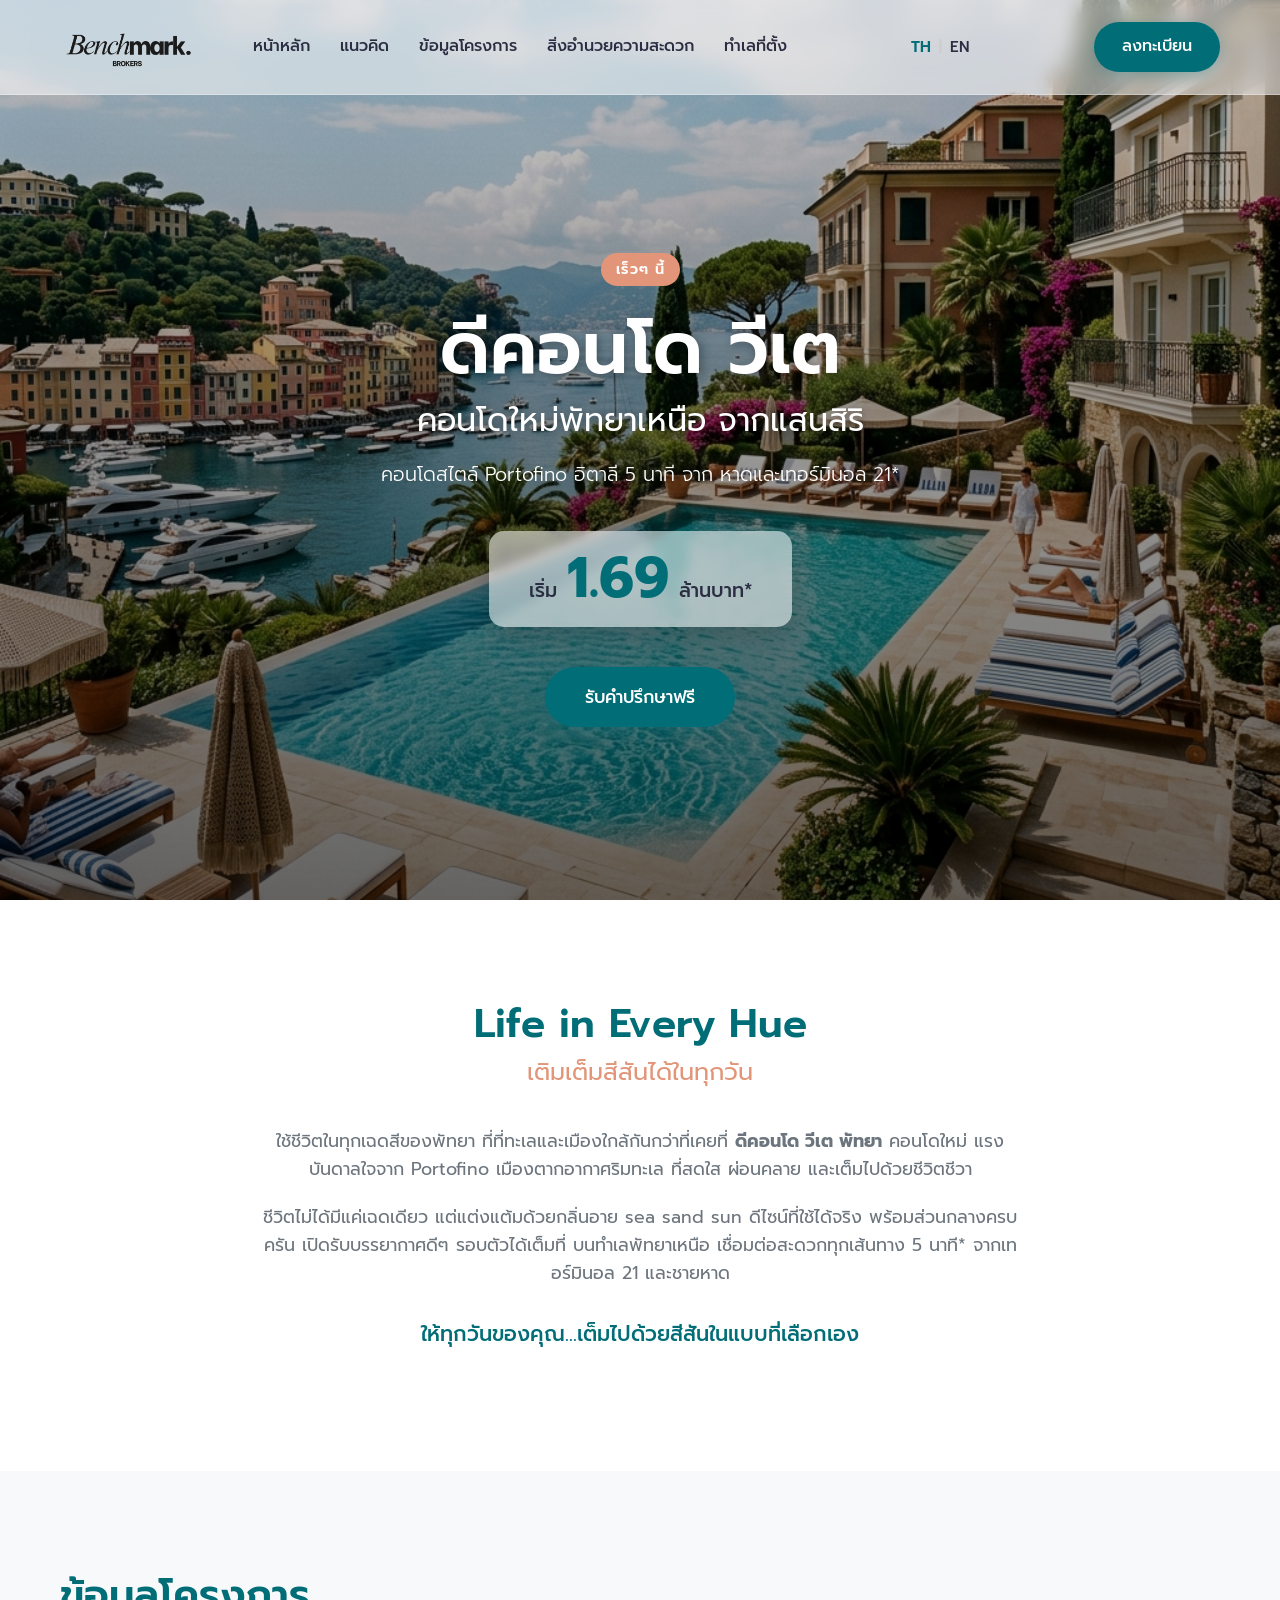
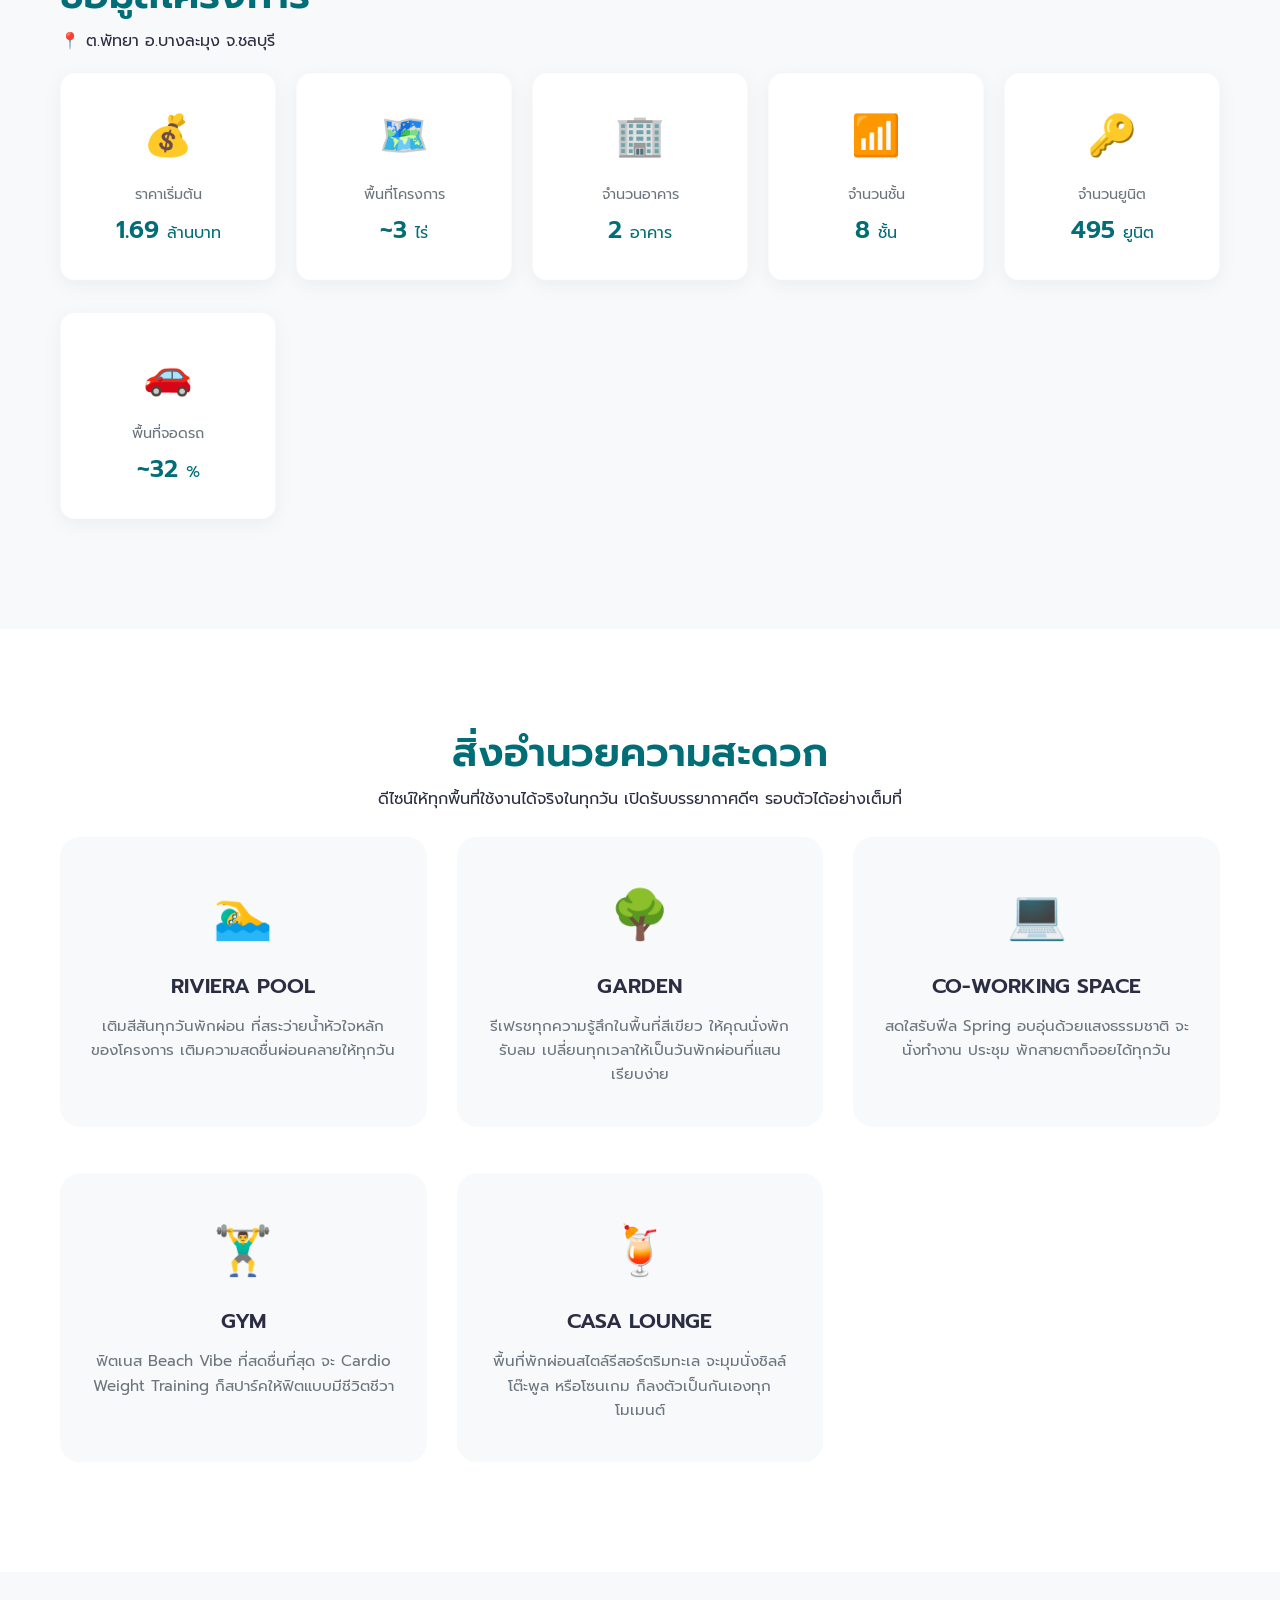
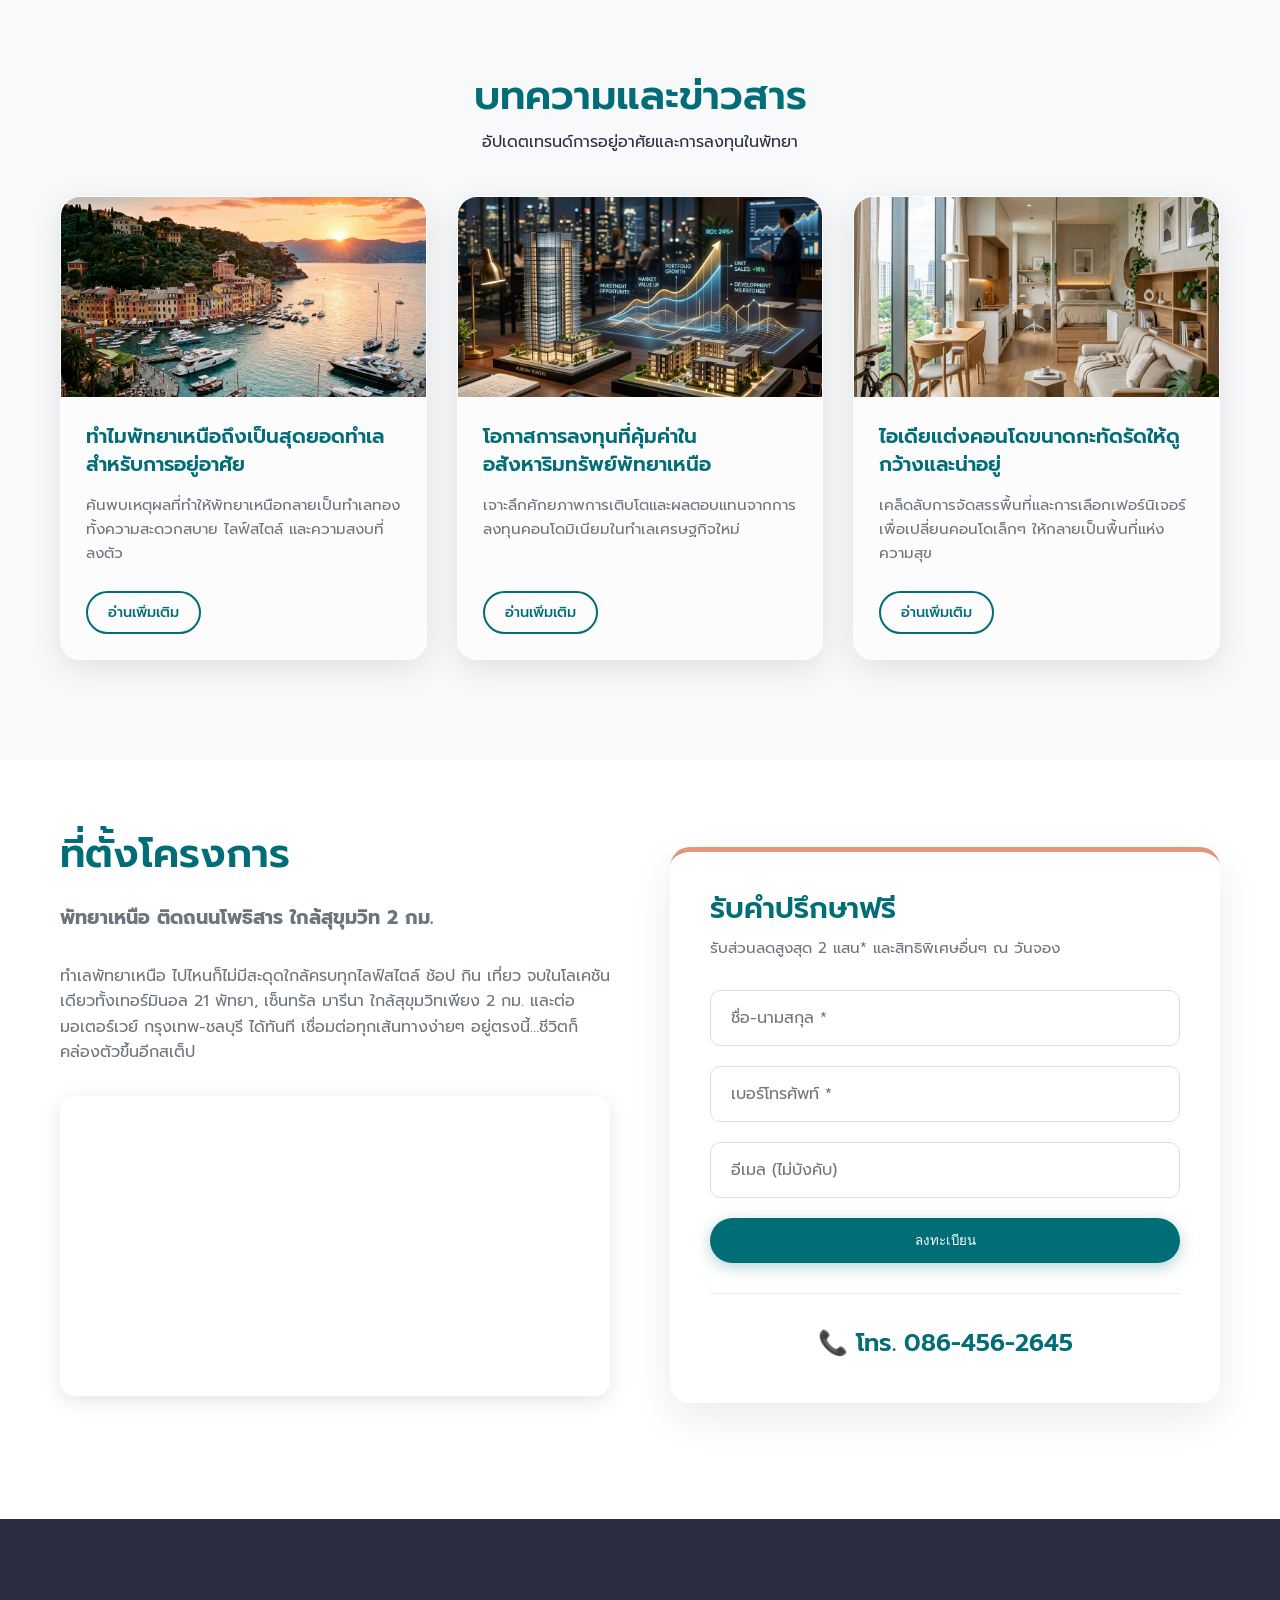
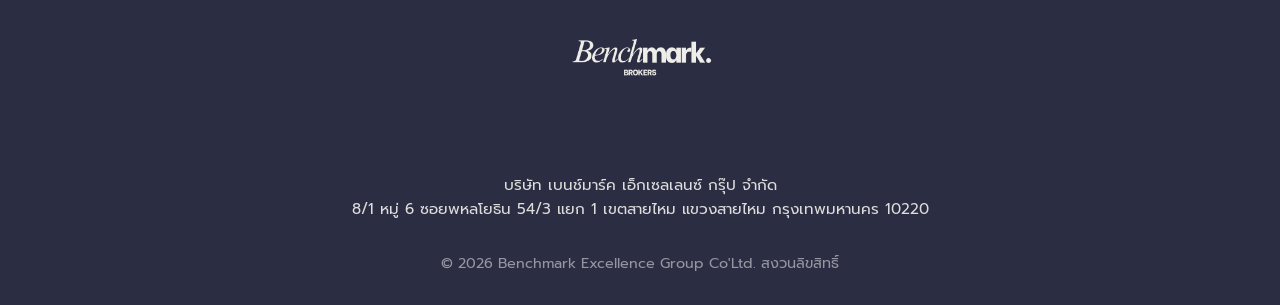
<file: index.html>
<!DOCTYPE html>
<html lang="th">
<head>
    <meta charset="UTF-8">
    <meta name="viewport" content="width=device-width, initial-scale=1.0">
    <!-- Primary Meta Tags -->
    <title>ดีคอนโด วีเต พัทยา (dcondo vite) | คอนโดใหม่พัทยาเหนือ จากแสนสิริ</title>
    <meta name="title" content="ดีคอนโด วีเต พัทยา (dcondo vite) | คอนโดใหม่พัทยาเหนือ จากแสนสิริ">
    <meta name="description" content="เตรียมพบคอนโดใหม่ ดีคอนโด วีเต พัทยา (dcondo vite) บนทำเลพัทยาเหนือ ใกล้เทอร์มินอล 21 สไตล์ Portofino อิตาลี เริ่ม 1.69 ล้านบาท รับคำปรึกษาฟรี!">
    <meta name="keywords" content="ดีคอนโด วีเต, dcondo vite, คอนโดพัทยา, คอนโดใหม่พัทยา, คอนโดแสนสิริ, คอนโดพัทยาเหนือ, dcondo, แสนสิริ พัทยา">
    <meta name="author" content="Sansiri">
    <meta name="robots" content="index, follow">

    <!-- Open Graph / Facebook / LINE -->
    <meta property="og:type" content="website">
    <meta property="og:url" content="https://www.sansiri.com/condominium/dcondo-vite-pattaya/th/">
    <meta property="og:title" content="ดีคอนโด วีเต พัทยา (dcondo vite) | คอนโดใหม่พัทยาเหนือ">
    <meta property="og:description" content="เตรียมพบคอนโดใหม่ ดีคอนโด วีเต พัทยา (dcondo vite) บนทำเลพัทยาเหนือ สไตล์ Portofino อิตาลี เริ่ม 1.69 ล้านบาท">
    <meta property="og:image" content="https://www.sansiri.com/condominium/dcondo-vite-pattaya/th/assets/og-image.jpg">

    <!-- Twitter -->
    <meta property="twitter:card" content="summary_large_image">
    <meta property="twitter:url" content="https://www.sansiri.com/condominium/dcondo-vite-pattaya/th/">
    <meta property="twitter:title" content="ดีคอนโด วีเต พัทยา (dcondo vite) | คอนโดใหม่พัทยาเหนือ">
    <meta property="twitter:description" content="เตรียมพบคอนโดใหม่ ดีคอนโด วีเต พัทยา (dcondo vite) บนทำเลพัทยาเหนือ สไตล์ Portofino อิตาลี เริ่ม 1.69 ล้านบาท">
    <meta property="twitter:image" content="https://www.sansiri.com/condominium/dcondo-vite-pattaya/th/assets/og-image.jpg">

    <!-- Canonical URL -->
    <link rel="canonical" href="https://www.sansiri.com/condominium/dcondo-vite-pattaya/th/">
    
    <!-- JSON-LD Structured Data for Real Estate SEO -->
    <script type="application/ld+json">
    {
      "@context": "https://schema.org",
      "@type": "ApartmentComplex",
      "name": "ดีคอนโด วีเต พัทยา (dcondo vite)",
      "description": "คอนโดใหม่พัทยาเหนือ สไตล์ Portofino อิตาลี 5 นาที จาก หาดและเทอร์มินอล 21 เริ่ม 1.69 ล้านบาท",
      "url": "https://www.sansiri.com/condominium/dcondo-vite-pattaya/th/",
      "address": {
        "@type": "PostalAddress",
        "addressLocality": "พัทยา",
        "addressRegion": "ชลบุรี",
        "addressCountry": "TH"
      },
      "geo": {
        "@type": "GeoCoordinates",
        "latitude": 12.9560885,
        "longitude": 100.8946194
      },
      "brand": {
        "@type": "Brand",
        "name": "Sansiri"
      },
      "offers": {
        "@type": "Offer",
        "priceCurrency": "THB",
        "price": "1690000"
      }
    }
    </script>
    
    <!-- Preconnect for Performance -->
    <link rel="preconnect" href="https://www.youtube.com">
    <link rel="preconnect" href="https://fonts.googleapis.com">
    <link rel="preconnect" href="https://fonts.gstatic.com" crossorigin>
    <link href="https://fonts.googleapis.com/css2?family=Prompt:wght@300;400;500;600;700&display=swap" rel="stylesheet">
    
    <!-- Custom CSS -->
    <link rel="stylesheet" href="style.css?v=2">

    <!-- Google tag (gtag.js) -->
    <script async src="https://www.googletagmanager.com/gtag/js?id=G-SCDFHW79PQ"></script>
    <script>
      window.dataLayer = window.dataLayer || [];
      function gtag(){dataLayer.push(arguments);}
      gtag('js', new Date());

      gtag('config', 'G-SCDFHW79PQ');
    </script>

    <!-- Microsoft Clarity Heatmap Analytics -->
    <script type="text/javascript">
        (function(c,l,a,r,i,t,y){
            c[a]=c[a]||function(){(c[a].q=c[a].q||[]).push(arguments)};
            t=l.createElement(r);t.async=1;t.src="https://www.clarity.ms/tag/"+i;
            y=l.getElementsByTagName(r)[0];y.parentNode.insertBefore(t,y);
        })(window, document, "clarity", "script", "wo6g8pog1z");
    </script>
</head>
<body>

    <!-- Navigation -->
    <nav class="navbar">
        <div class="nav-container">
            <div class="logo">
                <img src="assets/logo-1.png" alt="dcondo vite" class="navbar-logo" fetchpriority="high">
            </div>
            <ul class="nav-links">
                <li><a href="#home" data-th="หน้าหลัก" data-en="Home">หน้าหลัก</a></li>
                <li><a href="#concept" data-th="แนวคิด" data-en="Concept">แนวคิด</a></li>
                <li><a href="#factsheet" data-th="ข้อมูลโครงการ" data-en="Factsheet">ข้อมูลโครงการ</a></li>
                <li><a href="#facilities" data-th="สิ่งอำนวยความสะดวก" data-en="Facilities">สิ่งอำนวยความสะดวก</a></li>
                <li><a href="#location" data-th="ทำเลที่ตั้ง" data-en="Location">ทำเลที่ตั้ง</a></li>
            </ul>
            <div class="lang-switcher">
                <a href="#" class="lang-btn active" data-lang="th">TH</a>
                <span class="lang-divider">|</span>
                <a href="#" class="lang-btn" data-lang="en">EN</a>
            </div>
            <a href="#register" class="btn-primary nav-btn" data-th="ลงทะเบียน" data-en="Register">ลงทะเบียน</a>
            <div class="hamburger">
                <span></span>
                <span></span>
                <span></span>
            </div>
        </div>
    </nav>

    <!-- Hero Section -->
    <header id="home" class="hero">
        <div class="video-bg">
            <iframe src="https://www.youtube.com/embed/W181Ca_k80c?autoplay=1&mute=1&loop=1&playlist=W181Ca_k80c&controls=0&showinfo=0&rel=0&disablekb=1&playsinline=1" title="dcondo vite background video" frameborder="0" allow="autoplay; encrypted-media" allowfullscreen></iframe>
        </div>
        <div class="hero-overlay"></div>
        <div class="hero-content">
            <span class="badge" data-th="เร็วๆ นี้" data-en="Coming Soon">เร็วๆ นี้</span>
            <h1 class="hero-title animate-up" data-th="ดีคอนโด วีเต" data-en="dcondo vite">ดีคอนโด วีเต</h1>
            <h2 class="hero-subtitle animate-up delay-1" data-th="คอนโดใหม่พัทยาเหนือ จากแสนสิริ" data-en="New Condo in North Pattaya by Sansiri">คอนโดใหม่พัทยาเหนือ จากแสนสิริ</h2>
            <p class="hero-desc animate-up delay-2" data-th="คอนโดสไตล์ Portofino อิตาลี 5 นาที จาก หาดและเทอร์มินอล 21*" data-en="Italian Portofino style condo, 5 mins from the beach and Terminal 21*">คอนโดสไตล์ Portofino อิตาลี 5 นาที จาก หาดและเทอร์มินอล 21*</p>
            <div class="price-tag animate-up delay-3">
                <span class="price-label" data-th="เริ่ม" data-en="Starts at">เริ่ม</span>
                <span class="price-value">1.69</span>
                <span class="price-unit" data-th="ล้านบาท*" data-en="Million Baht*">ล้านบาท*</span>
            </div>
            <div class="hero-actions animate-up delay-4">
                <a href="#register" class="btn-primary btn-large" data-th="รับคำปรึกษาฟรี" data-en="Free Consultation">รับคำปรึกษาฟรี</a>
            </div>
        </div>
    </header>

    <!-- Concept Section -->
    <section id="concept" class="section bg-light">
        <div class="container concept-container">
            <div class="section-header text-center">
                <h2 class="section-title" data-th="Life in Every Hue" data-en="Life in Every Hue">Life in Every Hue</h2>
                <h3 class="section-subtitle" data-th="เติมเต็มสีสันได้ในทุกวัน" data-en="Fill Your Days with Color">เติมเต็มสีสันได้ในทุกวัน</h3>
            </div>
            <div class="concept-content text-center">
                <p data-th="ใช้ชีวิตในทุกเฉดสีของพัทยา ที่ที่ทะเลและเมืองใกล้กันกว่าที่เคยที่ <strong>ดีคอนโด วีเต พัทยา</strong> คอนโดใหม่ แรงบันดาลใจจาก Portofino เมืองตากอากาศริมทะเล ที่สดใส ผ่อนคลาย และเต็มไปด้วยชีวิตชีวา" data-en="Live in every shade of Pattaya, where the sea and city are closer than ever at <strong>dcondo vite Pattaya</strong>. A new condo inspired by Portofino, a vibrant and relaxing seaside resort town.">ใช้ชีวิตในทุกเฉดสีของพัทยา ที่ที่ทะเลและเมืองใกล้กันกว่าที่เคยที่ <strong>ดีคอนโด วีเต พัทยา</strong> คอนโดใหม่ แรงบันดาลใจจาก Portofino เมืองตากอากาศริมทะเล ที่สดใส ผ่อนคลาย และเต็มไปด้วยชีวิตชีวา</p>
                <p data-th="ชีวิตไม่ได้มีแค่เฉดเดียว แต่แต่งแต้มด้วยกลิ่นอาย sea sand sun ดีไซน์ที่ใช้ได้จริง พร้อมส่วนกลางครบครัน เปิดรับบรรยากาศดีๆ รอบตัวได้เต็มที่ บนทำเลพัทยาเหนือ เชื่อมต่อสะดวกทุกเส้นทาง 5 นาที* จากเทอร์มินอล 21 และชายหาด" data-en="Life has more than one shade, painted with the vibe of sea, sand, and sun. Practical design with complete facilities, fully embracing the good atmosphere around you. Located in North Pattaya, easily connecting to all routes, just 5 minutes* from Terminal 21 and the beach.">ชีวิตไม่ได้มีแค่เฉดเดียว แต่แต่งแต้มด้วยกลิ่นอาย sea sand sun ดีไซน์ที่ใช้ได้จริง พร้อมส่วนกลางครบครัน เปิดรับบรรยากาศดีๆ รอบตัวได้เต็มที่ บนทำเลพัทยาเหนือ เชื่อมต่อสะดวกทุกเส้นทาง 5 นาที* จากเทอร์มินอล 21 และชายหาด</p>
                <p class="highlight-text" data-th="ให้ทุกวันของคุณ...เต็มไปด้วยสีสันในแบบที่เลือกเอง" data-en="Let your every day... be filled with colors of your own choosing">ให้ทุกวันของคุณ...เต็มไปด้วยสีสันในแบบที่เลือกเอง</p>
            </div>
        </div>
    </section>

    <!-- Factsheet Section -->
    <section id="factsheet" class="section">
        <div class="container">
            <div class="section-header">
                <h2 class="section-title" data-th="ข้อมูลโครงการ" data-en="Project Factsheet">ข้อมูลโครงการ</h2>
                <p class="location-text" data-th="📍 ต.พัทยา อ.บางละมุง จ.ชลบุรี" data-en="📍 Pattaya, Bang Lamung, Chonburi">📍 ต.พัทยา อ.บางละมุง จ.ชลบุรี</p>
            </div>
            
            <div class="fact-grid">
                <div class="fact-card">
                    <div class="fact-icon">💰</div>
                    <div class="fact-label" data-th="ราคาเริ่มต้น" data-en="Starting Price">ราคาเริ่มต้น</div>
                    <div class="fact-value">1.69 <span data-th="ล้านบาท" data-en="Million Baht">ล้านบาท</span></div>
                </div>
                <div class="fact-card">
                    <div class="fact-icon">🗺️</div>
                    <div class="fact-label" data-th="พื้นที่โครงการ" data-en="Project Area">พื้นที่โครงการ</div>
                    <div class="fact-value">~3 <span data-th="ไร่" data-en="Rai">ไร่</span></div>
                </div>
                <div class="fact-card">
                    <div class="fact-icon">🏢</div>
                    <div class="fact-label" data-th="จำนวนอาคาร" data-en="Buildings">จำนวนอาคาร</div>
                    <div class="fact-value">2 <span data-th="อาคาร" data-en="Buildings">อาคาร</span></div>
                </div>
                <div class="fact-card">
                    <div class="fact-icon">📶</div>
                    <div class="fact-label" data-th="จำนวนชั้น" data-en="Floors">จำนวนชั้น</div>
                    <div class="fact-value">8 <span data-th="ชั้น" data-en="Floors">ชั้น</span></div>
                </div>
                <div class="fact-card">
                    <div class="fact-icon">🔑</div>
                    <div class="fact-label" data-th="จำนวนยูนิต" data-en="Total Units">จำนวนยูนิต</div>
                    <div class="fact-value">495 <span data-th="ยูนิต" data-en="Units">ยูนิต</span></div>
                </div>
                <div class="fact-card">
                    <div class="fact-icon">🚗</div>
                    <div class="fact-label" data-th="พื้นที่จอดรถ" data-en="Parking Space">พื้นที่จอดรถ</div>
                    <div class="fact-value">~32 <span data-th="%" data-en="%">%</span></div>
                </div>
            </div>
        </div>
    </section>

    <!-- Facilities Section -->
    <section id="facilities" class="section bg-light">
        <div class="container">
            <div class="section-header text-center">
                <h2 class="section-title" data-th="สิ่งอำนวยความสะดวก" data-en="Facilities">สิ่งอำนวยความสะดวก</h2>
                <p class="section-desc" data-th="ดีไซน์ให้ทุกพื้นที่ใช้งานได้จริงในทุกวัน เปิดรับบรรยากาศดีๆ รอบตัวได้อย่างเต็มที่" data-en="Designed for practical everyday use, fully embracing the good atmosphere around you.">ดีไซน์ให้ทุกพื้นที่ใช้งานได้จริงในทุกวัน เปิดรับบรรยากาศดีๆ รอบตัวได้อย่างเต็มที่</p>
            </div>
            
            <div class="facilities-grid">
                <div class="facility-card">
                    <div class="fac-icon">🏊‍♂️</div>
                    <h3>RIVIERA POOL</h3>
                    <p data-th="เติมสีสันทุกวันพักผ่อน ที่สระว่ายน้ำหัวใจหลักของโครงการ เติมความสดชื่นผ่อนคลายให้ทุกวัน" data-en="Add color to your relaxing days at the main swimming pool of the project. Refresh and unwind every day.">เติมสีสันทุกวันพักผ่อน ที่สระว่ายน้ำหัวใจหลักของโครงการ เติมความสดชื่นผ่อนคลายให้ทุกวัน</p>
                </div>
                <div class="facility-card">
                    <div class="fac-icon">🌳</div>
                    <h3>GARDEN</h3>
                    <p data-th="รีเฟรชทุกความรู้สึกในพื้นที่สีเขียว ให้คุณนั่งพักรับลม เปลี่ยนทุกเวลาให้เป็นวันพักผ่อนที่แสนเรียบง่าย" data-en="Refresh every feeling in the green space. Sit back, catch the breeze, and turn any time into a simple relaxing day.">รีเฟรชทุกความรู้สึกในพื้นที่สีเขียว ให้คุณนั่งพักรับลม เปลี่ยนทุกเวลาให้เป็นวันพักผ่อนที่แสนเรียบง่าย</p>
                </div>
                <div class="facility-card">
                    <div class="fac-icon">💻</div>
                    <h3>CO-WORKING SPACE</h3>
                    <p data-th="สดใสรับฟีล Spring อบอุ่นด้วยแสงธรรมชาติ จะนั่งทำงาน ประชุม พักสายตาก็จอยได้ทุกวัน" data-en="Bright and spring-like, warmed by natural light. Whether working, meeting, or resting your eyes, enjoy it every day.">สดใสรับฟีล Spring อบอุ่นด้วยแสงธรรมชาติ จะนั่งทำงาน ประชุม พักสายตาก็จอยได้ทุกวัน</p>
                </div>
                <div class="facility-card">
                    <div class="fac-icon">🏋️‍♂️</div>
                    <h3>GYM</h3>
                    <p data-th="ฟิตเนส Beach Vibe ที่สดชื่นที่สุด จะ Cardio Weight Training ก็สปาร์คให้ฟิตแบบมีชีวิตชีวา" data-en="The most refreshing Beach Vibe fitness center. Whether Cardio or Weight Training, spark your fitness with vitality.">ฟิตเนส Beach Vibe ที่สดชื่นที่สุด จะ Cardio Weight Training ก็สปาร์คให้ฟิตแบบมีชีวิตชีวา</p>
                </div>
                <div class="facility-card">
                    <div class="fac-icon">🍹</div>
                    <h3>CASA LOUNGE</h3>
                    <p data-th="พื้นที่พักผ่อนสไตล์รีสอร์ตริมทะเล จะมุมนั่งชิลล์ โต๊ะพูล หรือโซนเกม ก็ลงตัวเป็นกันเองทุกโมเมนต์" data-en="A seaside resort-style relaxation area. Whether a chill corner, pool table, or game zone, it's perfect for every moment.">พื้นที่พักผ่อนสไตล์รีสอร์ตริมทะเล จะมุมนั่งชิลล์ โต๊ะพูล หรือโซนเกม ก็ลงตัวเป็นกันเองทุกโมเมนต์</p>
                </div>
            </div>
        </div>
    </section>

    <!-- Blog Section -->
    <section id="blog" class="section">
        <div class="container">
            <div class="section-header text-center">
                <h2 class="section-title" data-th="บทความและข่าวสาร" data-en="Articles & News">บทความและข่าวสาร</h2>
                <p class="section-desc" data-th="อัปเดตเทรนด์การอยู่อาศัยและการลงทุนในพัทยา" data-en="Update living trends and investment opportunities in Pattaya">อัปเดตเทรนด์การอยู่อาศัยและการลงทุนในพัทยา</p>
            </div>
            
            <div class="blog-grid">
                <div class="blog-card animate-up">
                    <div class="blog-img-container">
                        <img src="assets/blog1.png" alt="Why North Pattaya" class="blog-img" loading="lazy">
                    </div>
                    <div class="blog-content">
                        <h3 data-th="ทำไมพัทยาเหนือถึงเป็นสุดยอดทำเลสำหรับการอยู่อาศัย" data-en="Why North Pattaya is the Ultimate Location for Your Next Home">ทำไมพัทยาเหนือถึงเป็นสุดยอดทำเลสำหรับการอยู่อาศัย</h3>
                        <p data-th="ค้นพบเหตุผลที่ทำให้พัทยาเหนือกลายเป็นทำเลทอง ทั้งความสะดวกสบาย ไลฟ์สไตล์ และความสงบที่ลงตัว" data-en="Discover why North Pattaya has become a prime location, offering a perfect blend of convenience, lifestyle, and tranquility.">ค้นพบเหตุผลที่ทำให้พัทยาเหนือกลายเป็นทำเลทอง ทั้งความสะดวกสบาย ไลฟ์สไตล์ และความสงบที่ลงตัว</p>
                        <a href="blog1.html" class="btn-outline blog-btn" data-th="อ่านเพิ่มเติม" data-en="Read More">อ่านเพิ่มเติม</a>
                    </div>
                </div>
                <div class="blog-card animate-up delay-1">
                    <div class="blog-img-container">
                        <img src="assets/blog2.png" alt="Investment Opportunity" class="blog-img" loading="lazy">
                    </div>
                    <div class="blog-content">
                        <h3 data-th="โอกาสการลงทุนที่คุ้มค่าในอสังหาริมทรัพย์พัทยาเหนือ" data-en="Investment Opportunities in North Pattaya Real Estate">โอกาสการลงทุนที่คุ้มค่าในอสังหาริมทรัพย์พัทยาเหนือ</h3>
                        <p data-th="เจาะลึกศักยภาพการเติบโตและผลตอบแทนจากการลงทุนคอนโดมิเนียมในทำเลเศรษฐกิจใหม่" data-en="Deep dive into the growth potential and ROI of condominium investments in this new economic hub.">เจาะลึกศักยภาพการเติบโตและผลตอบแทนจากการลงทุนคอนโดมิเนียมในทำเลเศรษฐกิจใหม่</p>
                        <a href="blog2.html" class="btn-outline blog-btn" data-th="อ่านเพิ่มเติม" data-en="Read More">อ่านเพิ่มเติม</a>
                    </div>
                </div>
                <div class="blog-card animate-up delay-2">
                    <div class="blog-img-container">
                        <img src="assets/blog3.png" alt="Small Area Condo Ideas" class="blog-img" loading="lazy">
                    </div>
                    <div class="blog-content">
                        <h3 data-th="ไอเดียแต่งคอนโดขนาดกะทัดรัดให้ดูกว้างและน่าอยู่" data-en="Smart Ideas for Decorating a Compact Condo">ไอเดียแต่งคอนโดขนาดกะทัดรัดให้ดูกว้างและน่าอยู่</h3>
                        <p data-th="เคล็ดลับการจัดสรรพื้นที่และการเลือกเฟอร์นิเจอร์ เพื่อเปลี่ยนคอนโดเล็กๆ ให้กลายเป็นพื้นที่แห่งความสุข" data-en="Tips on space allocation and furniture selection to turn a small condo into a space of happiness.">เคล็ดลับการจัดสรรพื้นที่และการเลือกเฟอร์นิเจอร์ เพื่อเปลี่ยนคอนโดเล็กๆ ให้กลายเป็นพื้นที่แห่งความสุข</p>
                        <a href="blog3.html" class="btn-outline blog-btn" data-th="อ่านเพิ่มเติม" data-en="Read More">อ่านเพิ่มเติม</a>
                    </div>
                </div>
            </div>
        </div>
    </section>

    <!-- Location & Register Section -->
    <section id="location" class="section bg-light">
        <div class="container split-layout">
            <div class="location-content">
                <h2 class="section-title" data-th="ที่ตั้งโครงการ" data-en="Location">ที่ตั้งโครงการ</h2>
                <p class="location-desc"><strong data-th="พัทยาเหนือ ติดถนนโพธิสาร ใกล้สุขุมวิท 2 กม." data-en="North Pattaya, adjacent to Photisarn Road, 2 km from Sukhumvit">พัทยาเหนือ ติดถนนโพธิสาร ใกล้สุขุมวิท 2 กม.</strong></p>
                <p data-th="ทำเลพัทยาเหนือ ไปไหนก็ไม่มีสะดุดใกล้ครบทุกไลฟ์สไตล์ ช้อป กิน เที่ยว จบในโลเคชันเดียวทั้งเทอร์มินอล 21 พัทยา, เซ็นทรัล มารีนา ใกล้สุขุมวิทเพียง 2 กม. และต่อมอเตอร์เวย์ กรุงเทพ-ชลบุรี ได้ทันที เชื่อมต่อทุกเส้นทางง่ายๆ อยู่ตรงนี้…ชีวิตก็คล่องตัวขึ้นอีกสเต็ป" data-en="North Pattaya location, seamless travel close to all lifestyles: shopping, dining, and traveling all in one place including Terminal 21 Pattaya, Central Marina. Just 2 km to Sukhumvit and direct access to Bangkok-Chonburi Motorway. Simple connections everywhere... life just got a step smoother.">ทำเลพัทยาเหนือ ไปไหนก็ไม่มีสะดุดใกล้ครบทุกไลฟ์สไตล์ ช้อป กิน เที่ยว จบในโลเคชันเดียวทั้งเทอร์มินอล 21 พัทยา, เซ็นทรัล มารีนา ใกล้สุขุมวิทเพียง 2 กม. และต่อมอเตอร์เวย์ กรุงเทพ-ชลบุรี ได้ทันที เชื่อมต่อทุกเส้นทางง่ายๆ อยู่ตรงนี้…ชีวิตก็คล่องตัวขึ้นอีกสเต็ป</p>
                <div class="location-actions" style="margin-top: 30px;">
                    <iframe src="https://maps.google.com/maps?q=Dcondo%20Vite%20Pattaya&t=&z=15&ie=UTF8&iwloc=&output=embed" title="Google Maps Location" width="100%" height="300" style="border:0; border-radius:15px; box-shadow: 0 5px 20px rgba(0,0,0,0.1);" allowfullscreen="" loading="lazy" referrerpolicy="no-referrer-when-downgrade"></iframe>
                </div>
            </div>
            
            <div id="register" class="register-form-container">
                <div class="register-card">
                    <h3 data-th="รับคำปรึกษาฟรี" data-en="Free Consultation">รับคำปรึกษาฟรี</h3>
                    <p data-th="รับส่วนลดสูงสุด 2 แสน* และสิทธิพิเศษอื่นๆ ณ วันจอง" data-en="Get a maximum discount of 200,000 Baht* and other privileges on booking day">รับส่วนลดสูงสุด 2 แสน* และสิทธิพิเศษอื่นๆ ณ วันจอง</p>
                    <form id="registerForm" class="reg-form" novalidate>
                        <div class="form-group">
                            <input type="text" id="reg-name" name="name" placeholder="ชื่อ-นามสกุล *" data-placeholder-th="ชื่อ-นามสกุล *" data-placeholder-en="Full Name *" aria-label="ชื่อ-นามสกุล">
                        </div>
                        <div class="form-group">
                            <input type="tel" id="reg-phone" name="phone" placeholder="เบอร์โทรศัพท์ *" data-placeholder-th="เบอร์โทรศัพท์ *" data-placeholder-en="Phone Number *" aria-label="เบอร์โทรศัพท์">
                        </div>
                        <div class="form-group">
                            <input type="email" id="reg-email" name="email" placeholder="อีเมล (ไม่บังคับ)" data-placeholder-th="อีเมล (ไม่บังคับ)" data-placeholder-en="Email (Optional)" aria-label="อีเมล">
                        </div>
                        <button type="submit" class="btn-primary btn-block" data-th="ลงทะเบียน" data-en="Register">ลงทะเบียน</button>
                        <p id="formMessage" style="display:none; margin-top:15px; font-weight:500;"></p>
                    </form>
                    <div class="contact-info">
                        <a href="tel:0864562645" class="call-btn" data-th="📞 โทร. 086-456-2645" data-en="📞 Tel. 086-456-2645">📞 โทร. 086-456-2645</a>
                    </div>
                </div>
            </div>
        </div>
    </section>

    <!-- Footer -->
    <footer class="footer">
        <div class="container text-center">
            <img src="assets/logo-2.png" alt="dcondo vite" class="footer-logo" loading="lazy">
            <div class="footer-address" style="margin: 20px 0; font-size: 0.95rem; color: #ddd; line-height: 1.6;">
                <p data-th="บริษัท เบนช์มาร์ค เอ็กเซลเลนซ์ กรุ๊ป จำกัด" data-en="Benchmark Excellence Group Co. Ltd">Benchmark Excellence Group Co. Ltd</p>
                <p data-th="8/1 หมู่ 6 ซอยพหลโยธิน 54/3 แยก 1 เขตสายไหม แขวงสายไหม กรุงเทพมหานคร 10220" data-en="Address: 8/1 Mu. 6 Soi Phahonyothin 54/3 Yeak1, Saimai, Bangkok 10220">Address: 8/1 Mu. 6 Soi Phahonyothin 54/3 Yeak1, Saimai, Bangkok 10220</p>
            </div>
            <p class="copyright" data-th="© 2026 Benchmark Excellence Group Co'Ltd. สงวนลิขสิทธิ์" data-en="© 2026 Benchmark Excellence Group Co'Ltd. All rights reserved.">© 2026 Benchmark Excellence Group Co'Ltd. All rights reserved.</p>
        </div>
    </footer>

    <!-- Custom Pop-up Notice -->
    <div id="custom-popup" class="custom-popup">
        <div class="popup-content">
            <span class="popup-icon">⚠️</span>
            <h4 data-th="กรุณากรอกข้อมูลให้ครบถ้วน" data-en="Please complete all information">กรุณากรอกข้อมูลให้ครบถ้วน</h4>
            <p data-th="คุณจำเป็นต้องระบุ <strong>ชื่อ-นามสกุล</strong> และ <strong>เบอร์โทรศัพท์</strong> เพื่อลงทะเบียน" data-en="You must provide your <strong>Full Name</strong> and <strong>Phone Number</strong> to register">คุณจำเป็นต้องระบุ <strong>ชื่อ-นามสกุล</strong> และ <strong>เบอร์โทรศัพท์</strong> เพื่อลงทะเบียน</p>
            <button id="close-popup" class="btn-primary" style="padding: 10px 30px; font-size: 1rem;" data-th="ตกลง" data-en="OK">ตกลง</button>
        </div>
    </div>

    <!-- Scripts -->
    <script src="script.js"></script>
</body>
</html>
</file>
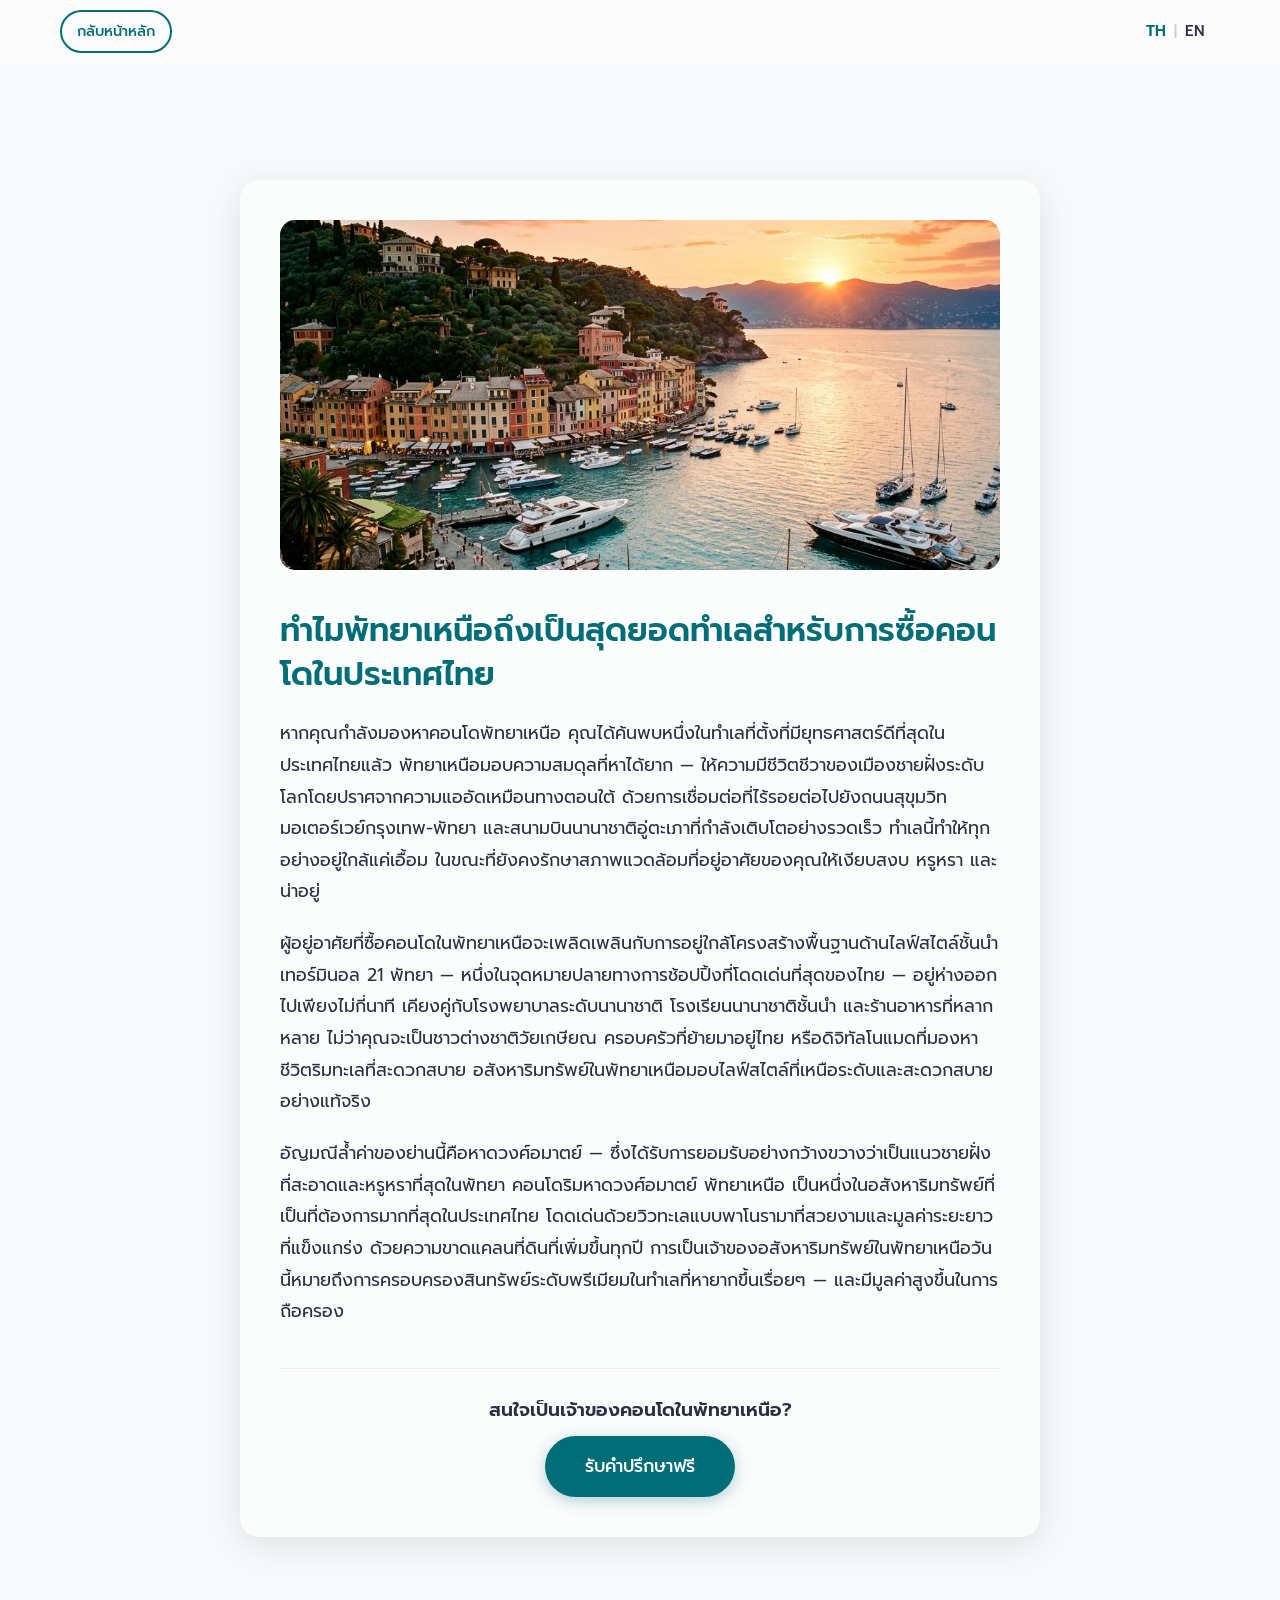
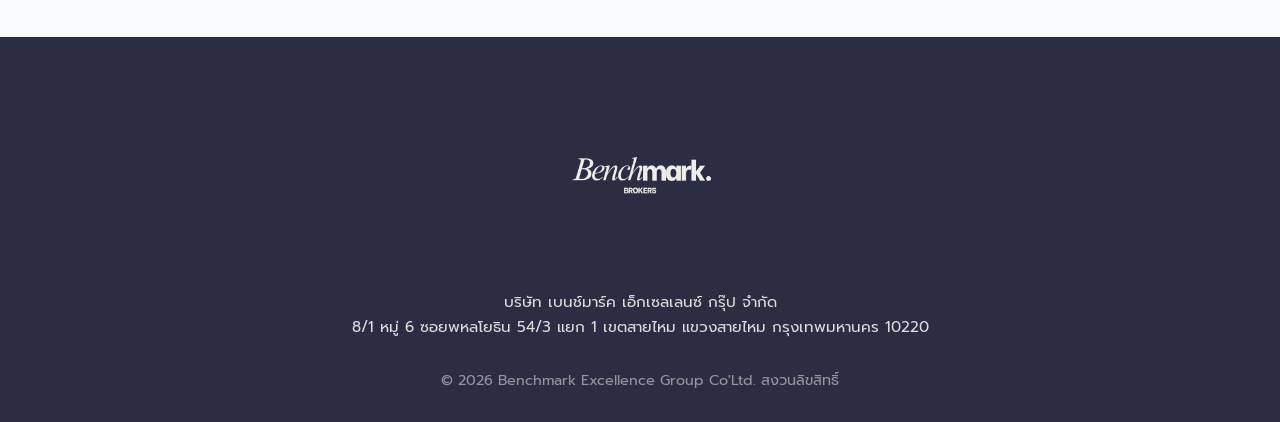
<file: blog1.html>
<!DOCTYPE html>
<html lang="th">
<head>
    <meta charset="UTF-8">
    <meta name="viewport" content="width=device-width, initial-scale=1.0">
    <meta name="description" content="Discover why North Pattaya is the ultimate location to buy a condo in Thailand. Access world-class amenities like Wongamat Beach and Terminal 21 Pattaya.">
    <meta name="keywords" content="condo for sale in Pattaya, North Pattaya property for sale, buy condo in Pattaya, Wongamat beachfront condo, condo for sale North Pattaya Thailand">
    <title>ทำไมพัทยาเหนือถึงเป็นสุดยอดทำเล | Why North Pattaya is the Ultimate Location | D Condo Vita</title>
    <link rel="preconnect" href="https://fonts.googleapis.com">
    <link rel="preconnect" href="https://fonts.gstatic.com" crossorigin>
    <link href="https://fonts.googleapis.com/css2?family=Prompt:wght@300;400;500;600;700&display=swap" rel="stylesheet">
    <link rel="stylesheet" href="style.css?v=2">

    <!-- Microsoft Clarity Heatmap Analytics -->
    <script type="text/javascript">
        (function(c,l,a,r,i,t,y){
            c[a]=c[a]||function(){(c[a].q=c[a].q||[]).push(arguments)};
            t=l.createElement(r);t.async=1;t.src="https://www.clarity.ms/tag/"+i;
            y=l.getElementsByTagName(r)[0];y.parentNode.insertBefore(t,y);
        })(window, document, "clarity", "script", "wo6g8pog1z");
    </script>
</head>
<body>
    <nav class="navbar" style="padding: 10px 0;">
        <div class="nav-container" style="justify-content: flex-start; gap: 20px;">
            <a href="index.html" class="btn-outline" style="padding: 8px 15px; font-size: 0.9rem;" data-th="กลับหน้าหลัก" data-en="Back to Home">กลับหน้าหลัก</a>
            <div style="flex-grow: 1;"></div>
            <div class="lang-switcher">
                <a href="#" class="lang-btn active" data-lang="th">TH</a>
                <span class="lang-divider">|</span>
                <a href="#" class="lang-btn" data-lang="en">EN</a>
            </div>
        </div>
    </nav>

    <section class="section" style="margin-top: 80px;">
        <div class="container" style="max-width: 800px; background: var(--glass-bg); padding: 40px; border-radius: 20px; box-shadow: var(--shadow);">
            <img src="assets/blog1.png" alt="Why North Pattaya" style="width: 100%; border-radius: 15px; margin-bottom: 30px; object-fit: cover; height: 350px;">
            <h1 style="color: var(--primary-color); margin-bottom: 20px; font-size: 2rem; line-height: 1.4;" data-th="ทำไมพัทยาเหนือถึงเป็นสุดยอดทำเลสำหรับการซื้อคอนโดในประเทศไทย" data-en="Why North Pattaya is the Ultimate Location to Buy a Condo in Thailand">ทำไมพัทยาเหนือถึงเป็นสุดยอดทำเลสำหรับการซื้อคอนโดในประเทศไทย</h1>
            
            <p style="font-size: 1.1rem; line-height: 1.8; color: var(--text-dark); margin-bottom: 20px;" data-th="หากคุณกำลังมองหาคอนโดพัทยาเหนือ คุณได้ค้นพบหนึ่งในทำเลที่ตั้งที่มียุทธศาสตร์ดีที่สุดในประเทศไทยแล้ว พัทยาเหนือมอบความสมดุลที่หาได้ยาก — ให้ความมีชีวิตชีวาของเมืองชายฝั่งระดับโลกโดยปราศจากความแออัดเหมือนทางตอนใต้ ด้วยการเชื่อมต่อที่ไร้รอยต่อไปยังถนนสุขุมวิท มอเตอร์เวย์กรุงเทพ-พัทยา และสนามบินนานาชาติอู่ตะเภาที่กำลังเติบโตอย่างรวดเร็ว ทำเลนี้ทำให้ทุกอย่างอยู่ใกล้แค่เอื้อม ในขณะที่ยังคงรักษาสภาพแวดล้อมที่อยู่อาศัยของคุณให้เงียบสงบ หรูหรา และน่าอยู่" data-en="If you're searching for a condo for sale in North Pattaya, you've already discovered one of Thailand's most strategically positioned addresses. North Pattaya strikes a rare balance — offering the vibrancy of a world-class coastal city without the congestion of the south. With seamless access to Sukhumvit Road, the Bangkok-Pattaya Motorway, and the fast-growing U-Tapao International Airport, this location puts everything within reach while keeping your home environment calm, prestigious, and desirable.">หากคุณกำลังมองหาคอนโดพัทยาเหนือ คุณได้ค้นพบหนึ่งในทำเลที่ตั้งที่มียุทธศาสตร์ดีที่สุดในประเทศไทยแล้ว พัทยาเหนือมอบความสมดุลที่หาได้ยาก — ให้ความมีชีวิตชีวาของเมืองชายฝั่งระดับโลกโดยปราศจากความแออัดเหมือนทางตอนใต้ ด้วยการเชื่อมต่อที่ไร้รอยต่อไปยังถนนสุขุมวิท มอเตอร์เวย์กรุงเทพ-พัทยา และสนามบินนานาชาติอู่ตะเภาที่กำลังเติบโตอย่างรวดเร็ว ทำเลนี้ทำให้ทุกอย่างอยู่ใกล้แค่เอื้อม ในขณะที่ยังคงรักษาสภาพแวดล้อมที่อยู่อาศัยของคุณให้เงียบสงบ หรูหรา และน่าอยู่</p>

            <p style="font-size: 1.1rem; line-height: 1.8; color: var(--text-dark); margin-bottom: 20px;" data-th="ผู้อยู่อาศัยที่ซื้อคอนโดในพัทยาเหนือจะเพลิดเพลินกับการอยู่ใกล้โครงสร้างพื้นฐานด้านไลฟ์สไตล์ชั้นนำ เทอร์มินอล 21 พัทยา — หนึ่งในจุดหมายปลายทางการช้อปปิ้งที่โดดเด่นที่สุดของไทย — อยู่ห่างออกไปเพียงไม่กี่นาที เคียงคู่กับโรงพยาบาลระดับนานาชาติ โรงเรียนนานาชาติชั้นนำ และร้านอาหารที่หลากหลาย ไม่ว่าคุณจะเป็นชาวต่างชาติวัยเกษียณ ครอบครัวที่ย้ายมาอยู่ไทย หรือดิจิทัลโนแมดที่มองหาชีวิตริมทะเลที่สะดวกสบาย อสังหาริมทรัพย์ในพัทยาเหนือมอบไลฟ์สไตล์ที่เหนือระดับและสะดวกสบายอย่างแท้จริง" data-en="Residents who buy a condo in North Pattaya enjoy immediate proximity to premier lifestyle infrastructure. Terminal 21 Pattaya — one of Thailand's most iconic shopping destinations — sits just minutes away, alongside international hospitals, top-rated international schools, and a diverse culinary scene. Whether you're a retired expat, a family relocating to Thailand, or a digital nomad seeking comfortable coastal living, North Pattaya property for sale delivers a lifestyle that is both elevated and effortlessly convenient.">ผู้อยู่อาศัยที่ซื้อคอนโดในพัทยาเหนือจะเพลิดเพลินกับการอยู่ใกล้โครงสร้างพื้นฐานด้านไลฟ์สไตล์ชั้นนำ เทอร์มินอล 21 พัทยา — หนึ่งในจุดหมายปลายทางการช้อปปิ้งที่โดดเด่นที่สุดของไทย — อยู่ห่างออกไปเพียงไม่กี่นาที เคียงคู่กับโรงพยาบาลระดับนานาชาติ โรงเรียนนานาชาติชั้นนำ และร้านอาหารที่หลากหลาย ไม่ว่าคุณจะเป็นชาวต่างชาติวัยเกษียณ ครอบครัวที่ย้ายมาอยู่ไทย หรือดิจิทัลโนแมดที่มองหาชีวิตริมทะเลที่สะดวกสบาย อสังหาริมทรัพย์ในพัทยาเหนือมอบไลฟ์สไตล์ที่เหนือระดับและสะดวกสบายอย่างแท้จริง</p>

            <p style="font-size: 1.1rem; line-height: 1.8; color: var(--text-dark); margin-bottom: 40px;" data-th="อัญมณีล้ำค่าของย่านนี้คือหาดวงศ์อมาตย์ — ซึ่งได้รับการยอมรับอย่างกว้างขวางว่าเป็นแนวชายฝั่งที่สะอาดและหรูหราที่สุดในพัทยา คอนโดริมหาดวงศ์อมาตย์ พัทยาเหนือ เป็นหนึ่งในอสังหาริมทรัพย์ที่เป็นที่ต้องการมากที่สุดในประเทศไทย โดดเด่นด้วยวิวทะเลแบบพาโนรามาที่สวยงามและมูลค่าระยะยาวที่แข็งแกร่ง ด้วยความขาดแคลนที่ดินที่เพิ่มขึ้นทุกปี การเป็นเจ้าของอสังหาริมทรัพย์ในพัทยาเหนือวันนี้หมายถึงการครอบครองสินทรัพย์ระดับพรีเมียมในทำเลที่หายากขึ้นเรื่อยๆ — และมีมูลค่าสูงขึ้นในการถือครอง" data-en="The crown jewel of the area is Wongamat Beach — widely regarded as the cleanest and most prestigious stretch of coastline in Pattaya. Beachfront condos in Wongamat, North Pattaya are among the most sought-after properties in all of Thailand, commanding stunning panoramic sea views and strong long-term value. With land scarcity increasing every year, owning property in North Pattaya today means securing a premium asset in a location that is only becoming harder to find — and more valuable to own.">อัญมณีล้ำค่าของย่านนี้คือหาดวงศ์อมาตย์ — ซึ่งได้รับการยอมรับอย่างกว้างขวางว่าเป็นแนวชายฝั่งที่สะอาดและหรูหราที่สุดในพัทยา คอนโดริมหาดวงศ์อมาตย์ พัทยาเหนือ เป็นหนึ่งในอสังหาริมทรัพย์ที่เป็นที่ต้องการมากที่สุดในประเทศไทย โดดเด่นด้วยวิวทะเลแบบพาโนรามาที่สวยงามและมูลค่าระยะยาวที่แข็งแกร่ง ด้วยความขาดแคลนที่ดินที่เพิ่มขึ้นทุกปี การเป็นเจ้าของอสังหาริมทรัพย์ในพัทยาเหนือวันนี้หมายถึงการครอบครองสินทรัพย์ระดับพรีเมียมในทำเลที่หายากขึ้นเรื่อยๆ — และมีมูลค่าสูงขึ้นในการถือครอง</p>

            <div style="text-align: center; margin-top: 40px; padding-top: 30px; border-top: 1px solid #eee;">
                <h3 style="margin-bottom: 15px;" data-th="สนใจเป็นเจ้าของคอนโดในพัทยาเหนือ?" data-en="Interested in owning a condo in North Pattaya?">สนใจเป็นเจ้าของคอนโดในพัทยาเหนือ?</h3>
                <a href="index.html#register" class="btn-primary btn-large" data-th="รับคำปรึกษาฟรี" data-en="Free Consultation">รับคำปรึกษาฟรี</a>
            </div>
        </div>
    </section>

    <footer class="footer">
        <div class="container text-center">
            <img src="assets/logo-2.png" alt="dcondo vite" class="footer-logo" loading="lazy">
            <div class="footer-address" style="margin: 20px 0; font-size: 0.95rem; color: #ddd; line-height: 1.6;">
                <p data-th="บริษัท เบนช์มาร์ค เอ็กเซลเลนซ์ กรุ๊ป จำกัด" data-en="Benchmark Excellence Group Co. Ltd">Benchmark Excellence Group Co. Ltd</p>
                <p data-th="8/1 หมู่ 6 ซอยพหลโยธิน 54/3 แยก 1 เขตสายไหม แขวงสายไหม กรุงเทพมหานคร 10220" data-en="Address: 8/1 Mu. 6 Soi Phahonyothin 54/3 Yeak1, Saimai, Bangkok 10220">Address: 8/1 Mu. 6 Soi Phahonyothin 54/3 Yeak1, Saimai, Bangkok 10220</p>
            </div>
            <p class="copyright" data-th="© 2026 Benchmark Excellence Group Co'Ltd. สงวนลิขสิทธิ์" data-en="© 2026 Benchmark Excellence Group Co'Ltd. All rights reserved.">© 2026 Benchmark Excellence Group Co'Ltd. All rights reserved.</p>
        </div>
    </footer>

    <script src="script.js"></script>
</body>
</html>
</file>
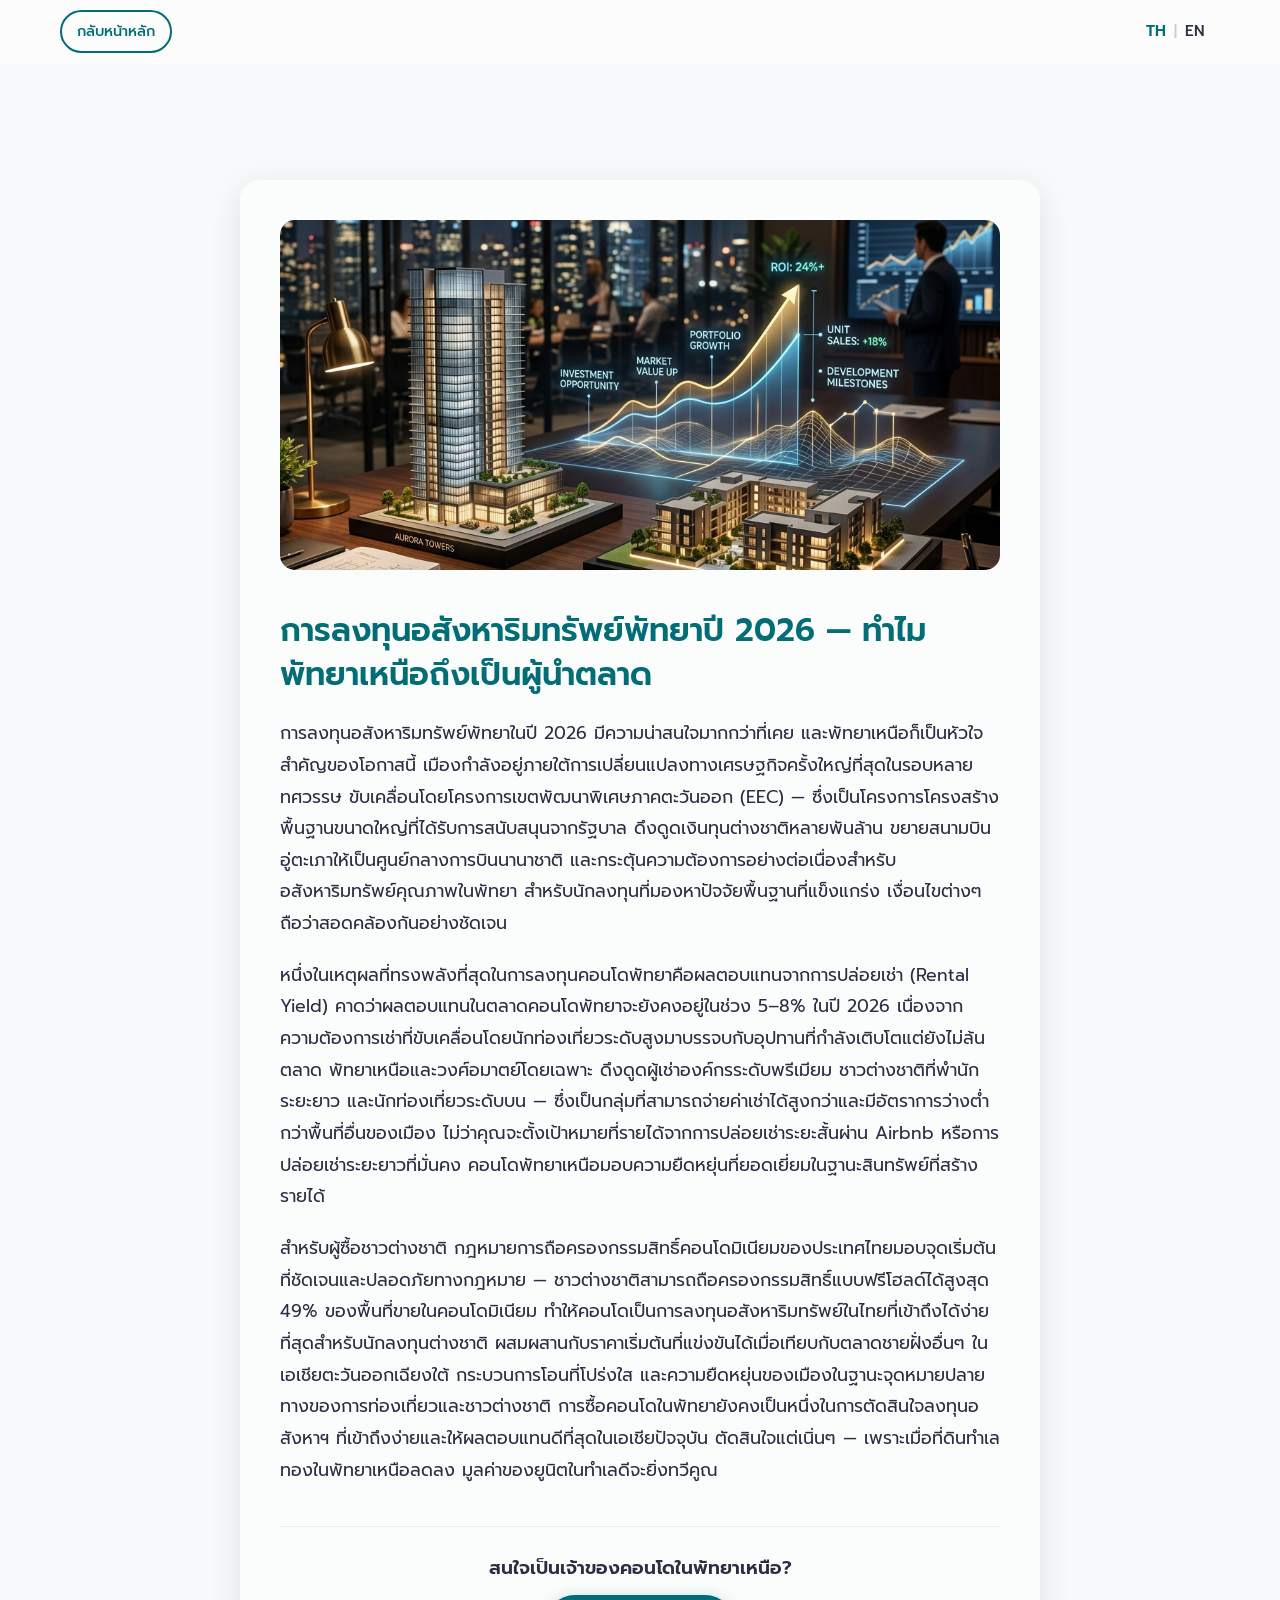
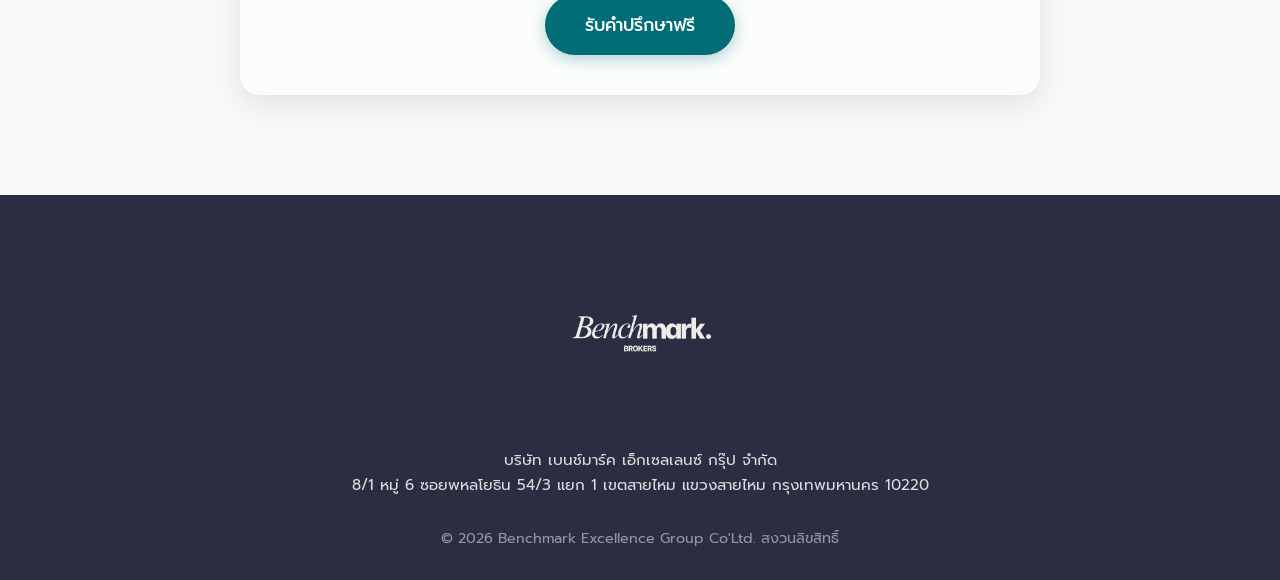
<file: blog2.html>
<!DOCTYPE html>
<html lang="th">
<head>
    <meta charset="UTF-8">
    <meta name="viewport" content="width=device-width, initial-scale=1.0">
    <meta name="description" content="Explore Pattaya real estate investment in 2026. Learn about the EEC, rental yields in Pattaya, and why foreign ownership in Thailand makes it a top choice.">
    <meta name="keywords" content="Pattaya real estate investment 2026, rental yield Pattaya, foreign ownership condo Thailand, Pattaya property investment, North Pattaya property for sale">
    <title>การลงทุนอสังหาฯ พัทยาปี 2026 | Pattaya Real Estate Investment 2026 | D Condo Vita</title>
    <link rel="preconnect" href="https://fonts.googleapis.com">
    <link rel="preconnect" href="https://fonts.gstatic.com" crossorigin>
    <link href="https://fonts.googleapis.com/css2?family=Prompt:wght@300;400;500;600;700&display=swap" rel="stylesheet">
    <link rel="stylesheet" href="style.css?v=2">

    <!-- Microsoft Clarity Heatmap Analytics -->
    <script type="text/javascript">
        (function(c,l,a,r,i,t,y){
            c[a]=c[a]||function(){(c[a].q=c[a].q||[]).push(arguments)};
            t=l.createElement(r);t.async=1;t.src="https://www.clarity.ms/tag/"+i;
            y=l.getElementsByTagName(r)[0];y.parentNode.insertBefore(t,y);
        })(window, document, "clarity", "script", "wo6g8pog1z");
    </script>
</head>
<body>
    <nav class="navbar" style="padding: 10px 0;">
        <div class="nav-container" style="justify-content: flex-start; gap: 20px;">
            <a href="index.html" class="btn-outline" style="padding: 8px 15px; font-size: 0.9rem;" data-th="กลับหน้าหลัก" data-en="Back to Home">กลับหน้าหลัก</a>
            <div style="flex-grow: 1;"></div>
            <div class="lang-switcher">
                <a href="#" class="lang-btn active" data-lang="th">TH</a>
                <span class="lang-divider">|</span>
                <a href="#" class="lang-btn" data-lang="en">EN</a>
            </div>
        </div>
    </nav>

    <section class="section" style="margin-top: 80px;">
        <div class="container" style="max-width: 800px; background: var(--glass-bg); padding: 40px; border-radius: 20px; box-shadow: var(--shadow);">
            <img src="assets/blog2.png" alt="Investment Opportunity" style="width: 100%; border-radius: 15px; margin-bottom: 30px; object-fit: cover; height: 350px;">
            <h1 style="color: var(--primary-color); margin-bottom: 20px; font-size: 2rem; line-height: 1.4;" data-th="การลงทุนอสังหาริมทรัพย์พัทยาปี 2026 — ทำไมพัทยาเหนือถึงเป็นผู้นำตลาด" data-en="Pattaya Real Estate Investment 2026 — Why North Pattaya Leads the Market">การลงทุนอสังหาริมทรัพย์พัทยาปี 2026 — ทำไมพัทยาเหนือถึงเป็นผู้นำตลาด</h1>
            
            <p style="font-size: 1.1rem; line-height: 1.8; color: var(--text-dark); margin-bottom: 20px;" data-th="การลงทุนอสังหาริมทรัพย์พัทยาในปี 2026 มีความน่าสนใจมากกว่าที่เคย และพัทยาเหนือก็เป็นหัวใจสำคัญของโอกาสนี้ เมืองกำลังอยู่ภายใต้การเปลี่ยนแปลงทางเศรษฐกิจครั้งใหญ่ที่สุดในรอบหลายทศวรรษ ขับเคลื่อนโดยโครงการเขตพัฒนาพิเศษภาคตะวันออก (EEC) — ซึ่งเป็นโครงการโครงสร้างพื้นฐานขนาดใหญ่ที่ได้รับการสนับสนุนจากรัฐบาล ดึงดูดเงินทุนต่างชาติหลายพันล้าน ขยายสนามบินอู่ตะเภาให้เป็นศูนย์กลางการบินนานาชาติ และกระตุ้นความต้องการอย่างต่อเนื่องสำหรับอสังหาริมทรัพย์คุณภาพในพัทยา สำหรับนักลงทุนที่มองหาปัจจัยพื้นฐานที่แข็งแกร่ง เงื่อนไขต่างๆ ถือว่าสอดคล้องกันอย่างชัดเจน" data-en="Pattaya real estate investment in 2026 has never looked more compelling, and North Pattaya sits at the heart of the opportunity. The city is undergoing its most significant economic transformation in decades, driven by Thailand's Eastern Economic Corridor (EEC) — a government-backed mega-infrastructure initiative attracting billions in foreign capital, expanding U-Tapao Airport into an international aviation hub, and fueling sustained demand for quality property for sale in Pattaya. For investors seeking strong fundamentals, the conditions are clearly aligned.">การลงทุนอสังหาริมทรัพย์พัทยาในปี 2026 มีความน่าสนใจมากกว่าที่เคย และพัทยาเหนือก็เป็นหัวใจสำคัญของโอกาสนี้ เมืองกำลังอยู่ภายใต้การเปลี่ยนแปลงทางเศรษฐกิจครั้งใหญ่ที่สุดในรอบหลายทศวรรษ ขับเคลื่อนโดยโครงการเขตพัฒนาพิเศษภาคตะวันออก (EEC) — ซึ่งเป็นโครงการโครงสร้างพื้นฐานขนาดใหญ่ที่ได้รับการสนับสนุนจากรัฐบาล ดึงดูดเงินทุนต่างชาติหลายพันล้าน ขยายสนามบินอู่ตะเภาให้เป็นศูนย์กลางการบินนานาชาติ และกระตุ้นความต้องการอย่างต่อเนื่องสำหรับอสังหาริมทรัพย์คุณภาพในพัทยา สำหรับนักลงทุนที่มองหาปัจจัยพื้นฐานที่แข็งแกร่ง เงื่อนไขต่างๆ ถือว่าสอดคล้องกันอย่างชัดเจน</p>

            <p style="font-size: 1.1rem; line-height: 1.8; color: var(--text-dark); margin-bottom: 20px;" data-th="หนึ่งในเหตุผลที่ทรงพลังที่สุดในการลงทุนคอนโดพัทยาคือผลตอบแทนจากการปล่อยเช่า (Rental Yield) คาดว่าผลตอบแทนในตลาดคอนโดพัทยาจะยังคงอยู่ในช่วง 5–8% ในปี 2026 เนื่องจากความต้องการเช่าที่ขับเคลื่อนโดยนักท่องเที่ยวระดับสูงมาบรรจบกับอุปทานที่กำลังเติบโตแต่ยังไม่ล้นตลาด พัทยาเหนือและวงศ์อมาตย์โดยเฉพาะ ดึงดูดผู้เช่าองค์กรระดับพรีเมียม ชาวต่างชาติที่พำนักระยะยาว และนักท่องเที่ยวระดับบน — ซึ่งเป็นกลุ่มที่สามารถจ่ายค่าเช่าได้สูงกว่าและมีอัตราการว่างต่ำกว่าพื้นที่อื่นของเมือง ไม่ว่าคุณจะตั้งเป้าหมายที่รายได้จากการปล่อยเช่าระยะสั้นผ่าน Airbnb หรือการปล่อยเช่าระยะยาวที่มั่นคง คอนโดพัทยาเหนือมอบความยืดหยุ่นที่ยอดเยี่ยมในฐานะสินทรัพย์ที่สร้างรายได้" data-en="One of the most powerful reasons to invest in a condo in Pattaya is the rental yield performance. Rental yields in Pattaya's condo market are expected to remain in the 5–8% range in 2026, as high tourist-driven rental demand meets a growing but not yet oversaturated supply. North Pattaya and Wongamat, in particular, attract premium corporate tenants, long-stay expats, and upscale holiday renters — segments that command higher rents and lower vacancy rates than other parts of the city. Whether you're targeting short-term Airbnb rental income or stable long-term leasing, a condo for sale in North Pattaya offers exceptional flexibility as an income-generating asset.">หนึ่งในเหตุผลที่ทรงพลังที่สุดในการลงทุนคอนโดพัทยาคือผลตอบแทนจากการปล่อยเช่า (Rental Yield) คาดว่าผลตอบแทนในตลาดคอนโดพัทยาจะยังคงอยู่ในช่วง 5–8% ในปี 2026 เนื่องจากความต้องการเช่าที่ขับเคลื่อนโดยนักท่องเที่ยวระดับสูงมาบรรจบกับอุปทานที่กำลังเติบโตแต่ยังไม่ล้นตลาด พัทยาเหนือและวงศ์อมาตย์โดยเฉพาะ ดึงดูดผู้เช่าองค์กรระดับพรีเมียม ชาวต่างชาติที่พำนักระยะยาว และนักท่องเที่ยวระดับบน — ซึ่งเป็นกลุ่มที่สามารถจ่ายค่าเช่าได้สูงกว่าและมีอัตราการว่างต่ำกว่าพื้นที่อื่นของเมือง ไม่ว่าคุณจะตั้งเป้าหมายที่รายได้จากการปล่อยเช่าระยะสั้นผ่าน Airbnb หรือการปล่อยเช่าระยะยาวที่มั่นคง คอนโดพัทยาเหนือมอบความยืดหยุ่นที่ยอดเยี่ยมในฐานะสินทรัพย์ที่สร้างรายได้</p>

            <p style="font-size: 1.1rem; line-height: 1.8; color: var(--text-dark); margin-bottom: 40px;" data-th="สำหรับผู้ซื้อชาวต่างชาติ กฎหมายการถือครองกรรมสิทธิ์คอนโดมิเนียมของประเทศไทยมอบจุดเริ่มต้นที่ชัดเจนและปลอดภัยทางกฎหมาย — ชาวต่างชาติสามารถถือครองกรรมสิทธิ์แบบฟรีโฮลด์ได้สูงสุด 49% ของพื้นที่ขายในคอนโดมิเนียม ทำให้คอนโดเป็นการลงทุนอสังหาริมทรัพย์ในไทยที่เข้าถึงได้ง่ายที่สุดสำหรับนักลงทุนต่างชาติ ผสมผสานกับราคาเริ่มต้นที่แข่งขันได้เมื่อเทียบกับตลาดชายฝั่งอื่นๆ ในเอเชียตะวันออกเฉียงใต้ กระบวนการโอนที่โปร่งใส และความยืดหยุ่นของเมืองในฐานะจุดหมายปลายทางของการท่องเที่ยวและชาวต่างชาติ การซื้อคอนโดในพัทยายังคงเป็นหนึ่งในการตัดสินใจลงทุนอสังหาฯ ที่เข้าถึงง่ายและให้ผลตอบแทนดีที่สุดในเอเชียปัจจุบัน ตัดสินใจแต่เนิ่นๆ — เพราะเมื่อที่ดินทำเลทองในพัทยาเหนือลดลง มูลค่าของยูนิตในทำเลดีจะยิ่งทวีคูณ" data-en="For international buyers, Thailand's foreign ownership laws for condominiums provide a clear and legally secure entry point — foreigners can hold freehold title to up to 49% of any condominium building, making a condo the most accessible property investment in Thailand for overseas investors. Combined with competitive entry prices compared to other Southeast Asian coastal markets, a transparent transfer process, and the city's proven resilience as a tourism and expat destination, buying a condo in Pattaya remains one of the most accessible and rewarding property investment decisions available in Asia today. Act early — as North Pattaya's prime land supply diminishes, the value of well-located units will only continue to appreciate.">สำหรับผู้ซื้อชาวต่างชาติ กฎหมายการถือครองกรรมสิทธิ์คอนโดมิเนียมของประเทศไทยมอบจุดเริ่มต้นที่ชัดเจนและปลอดภัยทางกฎหมาย — ชาวต่างชาติสามารถถือครองกรรมสิทธิ์แบบฟรีโฮลด์ได้สูงสุด 49% ของพื้นที่ขายในคอนโดมิเนียม ทำให้คอนโดเป็นการลงทุนอสังหาริมทรัพย์ในไทยที่เข้าถึงได้ง่ายที่สุดสำหรับนักลงทุนต่างชาติ ผสมผสานกับราคาเริ่มต้นที่แข่งขันได้เมื่อเทียบกับตลาดชายฝั่งอื่นๆ ในเอเชียตะวันออกเฉียงใต้ กระบวนการโอนที่โปร่งใส และความยืดหยุ่นของเมืองในฐานะจุดหมายปลายทางของการท่องเที่ยวและชาวต่างชาติ การซื้อคอนโดในพัทยายังคงเป็นหนึ่งในการตัดสินใจลงทุนอสังหาฯ ที่เข้าถึงง่ายและให้ผลตอบแทนดีที่สุดในเอเชียปัจจุบัน ตัดสินใจแต่เนิ่นๆ — เพราะเมื่อที่ดินทำเลทองในพัทยาเหนือลดลง มูลค่าของยูนิตในทำเลดีจะยิ่งทวีคูณ</p>

            <div style="text-align: center; margin-top: 40px; padding-top: 30px; border-top: 1px solid #eee;">
                <h3 style="margin-bottom: 15px;" data-th="สนใจเป็นเจ้าของคอนโดในพัทยาเหนือ?" data-en="Interested in owning a condo in North Pattaya?">สนใจเป็นเจ้าของคอนโดในพัทยาเหนือ?</h3>
                <a href="index.html#register" class="btn-primary btn-large" data-th="รับคำปรึกษาฟรี" data-en="Free Consultation">รับคำปรึกษาฟรี</a>
            </div>
        </div>
    </section>

    <footer class="footer">
        <div class="container text-center">
            <img src="assets/logo-2.png" alt="dcondo vite" class="footer-logo" loading="lazy">
            <div class="footer-address" style="margin: 20px 0; font-size: 0.95rem; color: #ddd; line-height: 1.6;">
                <p data-th="บริษัท เบนช์มาร์ค เอ็กเซลเลนซ์ กรุ๊ป จำกัด" data-en="Benchmark Excellence Group Co. Ltd">Benchmark Excellence Group Co. Ltd</p>
                <p data-th="8/1 หมู่ 6 ซอยพหลโยธิน 54/3 แยก 1 เขตสายไหม แขวงสายไหม กรุงเทพมหานคร 10220" data-en="Address: 8/1 Mu. 6 Soi Phahonyothin 54/3 Yeak1, Saimai, Bangkok 10220">Address: 8/1 Mu. 6 Soi Phahonyothin 54/3 Yeak1, Saimai, Bangkok 10220</p>
            </div>
            <p class="copyright" data-th="© 2026 Benchmark Excellence Group Co'Ltd. สงวนลิขสิทธิ์" data-en="© 2026 Benchmark Excellence Group Co'Ltd. All rights reserved.">© 2026 Benchmark Excellence Group Co'Ltd. All rights reserved.</p>
        </div>
    </footer>

    <script src="script.js"></script>
</body>
</html>
</file>
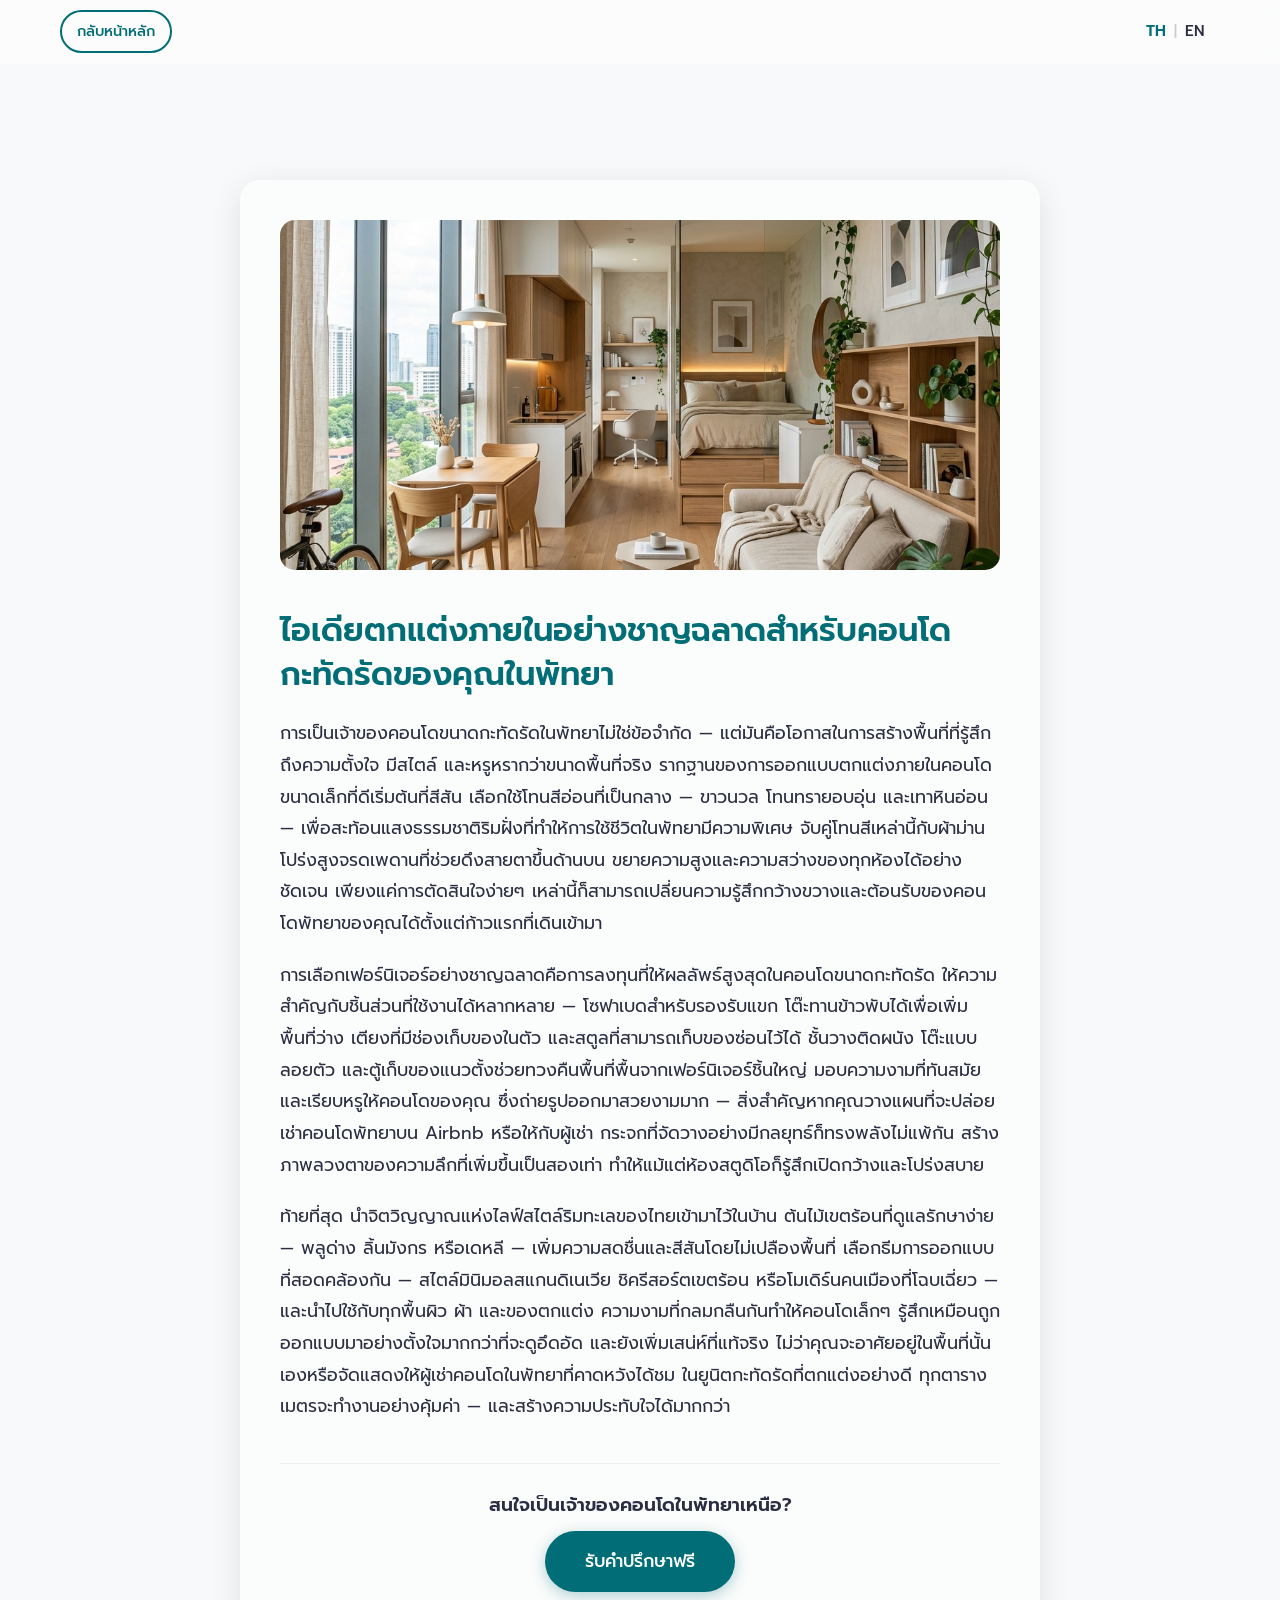
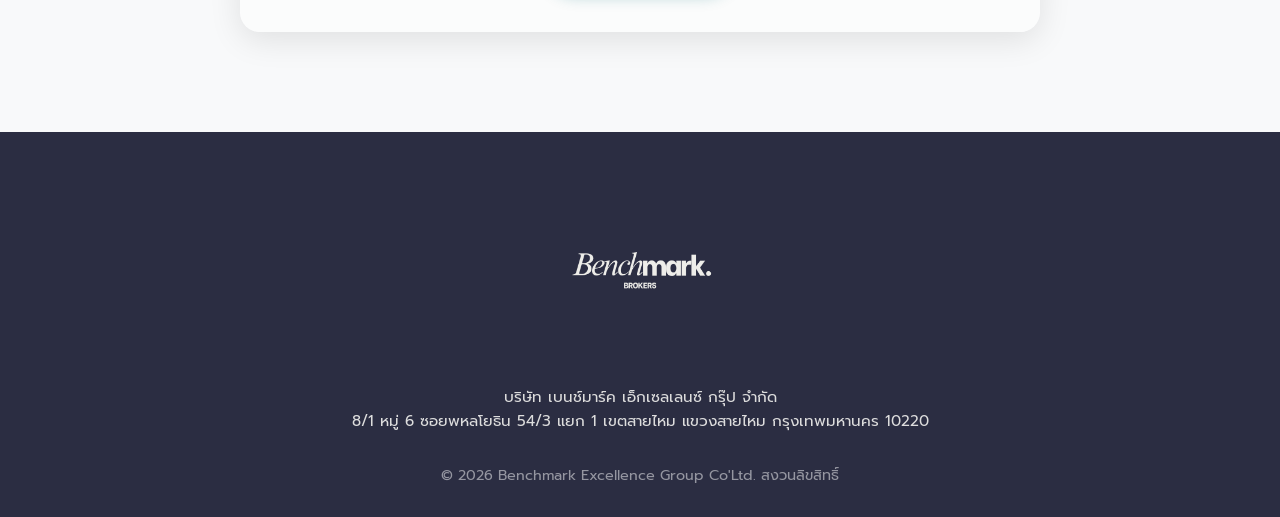
<file: blog3.html>
<!DOCTYPE html>
<html lang="th">
<head>
    <meta charset="UTF-8">
    <meta name="viewport" content="width=device-width, initial-scale=1.0">
    <meta name="description" content="Smart interior design ideas for compact condos in Pattaya. Maximize space, use multi-functional furniture, and increase your Pattaya rental yield.">
    <meta name="keywords" content="compact condo interior design, condo for sale in Pattaya, rental yield Pattaya, buy condo in Pattaya, Pattaya property investment">
    <title>ไอเดียแต่งคอนโดขนาดกะทัดรัด | Smart Interior Design Ideas for Compact Condo | D Condo Vita</title>
    <link rel="preconnect" href="https://fonts.googleapis.com">
    <link rel="preconnect" href="https://fonts.gstatic.com" crossorigin>
    <link href="https://fonts.googleapis.com/css2?family=Prompt:wght@300;400;500;600;700&display=swap" rel="stylesheet">
    <link rel="stylesheet" href="style.css?v=2">

    <!-- Microsoft Clarity Heatmap Analytics -->
    <script type="text/javascript">
        (function(c,l,a,r,i,t,y){
            c[a]=c[a]||function(){(c[a].q=c[a].q||[]).push(arguments)};
            t=l.createElement(r);t.async=1;t.src="https://www.clarity.ms/tag/"+i;
            y=l.getElementsByTagName(r)[0];y.parentNode.insertBefore(t,y);
        })(window, document, "clarity", "script", "wo6g8pog1z");
    </script>
</head>
<body>
    <nav class="navbar" style="padding: 10px 0;">
        <div class="nav-container" style="justify-content: flex-start; gap: 20px;">
            <a href="index.html" class="btn-outline" style="padding: 8px 15px; font-size: 0.9rem;" data-th="กลับหน้าหลัก" data-en="Back to Home">กลับหน้าหลัก</a>
            <div style="flex-grow: 1;"></div>
            <div class="lang-switcher">
                <a href="#" class="lang-btn active" data-lang="th">TH</a>
                <span class="lang-divider">|</span>
                <a href="#" class="lang-btn" data-lang="en">EN</a>
            </div>
        </div>
    </nav>

    <section class="section" style="margin-top: 80px;">
        <div class="container" style="max-width: 800px; background: var(--glass-bg); padding: 40px; border-radius: 20px; box-shadow: var(--shadow);">
            <img src="assets/blog3.png" alt="Small Area Condo Ideas" style="width: 100%; border-radius: 15px; margin-bottom: 30px; object-fit: cover; height: 350px;">
            <h1 style="color: var(--primary-color); margin-bottom: 20px; font-size: 2rem; line-height: 1.4;" data-th="ไอเดียตกแต่งภายในอย่างชาญฉลาดสำหรับคอนโดกะทัดรัดของคุณในพัทยา" data-en="Smart Interior Design Ideas for Your Compact Condo in Pattaya">ไอเดียตกแต่งภายในอย่างชาญฉลาดสำหรับคอนโดกะทัดรัดของคุณในพัทยา</h1>
            
            <p style="font-size: 1.1rem; line-height: 1.8; color: var(--text-dark); margin-bottom: 20px;" data-th="การเป็นเจ้าของคอนโดขนาดกะทัดรัดในพัทยาไม่ใช่ข้อจำกัด — แต่มันคือโอกาสในการสร้างพื้นที่ที่รู้สึกถึงความตั้งใจ มีสไตล์ และหรูหรากว่าขนาดพื้นที่จริง รากฐานของการออกแบบตกแต่งภายในคอนโดขนาดเล็กที่ดีเริ่มต้นที่สีสัน เลือกใช้โทนสีอ่อนที่เป็นกลาง — ขาวนวล โทนทรายอบอุ่น และเทาหินอ่อน — เพื่อสะท้อนแสงธรรมชาติริมฝั่งที่ทำให้การใช้ชีวิตในพัทยามีความพิเศษ จับคู่โทนสีเหล่านี้กับผ้าม่านโปร่งสูงจรดเพดานที่ช่วยดึงสายตาขึ้นด้านบน ขยายความสูงและความสว่างของทุกห้องได้อย่างชัดเจน เพียงแค่การตัดสินใจง่ายๆ เหล่านี้ก็สามารถเปลี่ยนความรู้สึกกว้างขวางและต้อนรับของคอนโดพัทยาของคุณได้ตั้งแต่ก้าวแรกที่เดินเข้ามา" data-en="Owning a compact condo in Pattaya is not a limitation — it's an opportunity to create a space that feels curated, intentional, and far more luxurious than its footprint suggests. The foundation of any well-designed small condo interior begins with color. Choose a palette of light neutrals — soft whites, warm sand tones, and pale stone greys — to reflect the natural coastal light that makes Pattaya living so special. Pair these tones with floor-to-ceiling sheer curtains that draw the eye upward, visually expanding both the height and brightness of every room. These simple choices alone can transform how spacious and welcoming your Pattaya condo feels from the moment you step inside.">การเป็นเจ้าของคอนโดขนาดกะทัดรัดในพัทยาไม่ใช่ข้อจำกัด — แต่มันคือโอกาสในการสร้างพื้นที่ที่รู้สึกถึงความตั้งใจ มีสไตล์ และหรูหรากว่าขนาดพื้นที่จริง รากฐานของการออกแบบตกแต่งภายในคอนโดขนาดเล็กที่ดีเริ่มต้นที่สีสัน เลือกใช้โทนสีอ่อนที่เป็นกลาง — ขาวนวล โทนทรายอบอุ่น และเทาหินอ่อน — เพื่อสะท้อนแสงธรรมชาติริมฝั่งที่ทำให้การใช้ชีวิตในพัทยามีความพิเศษ จับคู่โทนสีเหล่านี้กับผ้าม่านโปร่งสูงจรดเพดานที่ช่วยดึงสายตาขึ้นด้านบน ขยายความสูงและความสว่างของทุกห้องได้อย่างชัดเจน เพียงแค่การตัดสินใจง่ายๆ เหล่านี้ก็สามารถเปลี่ยนความรู้สึกกว้างขวางและต้อนรับของคอนโดพัทยาของคุณได้ตั้งแต่ก้าวแรกที่เดินเข้ามา</p>

            <p style="font-size: 1.1rem; line-height: 1.8; color: var(--text-dark); margin-bottom: 20px;" data-th="การเลือกเฟอร์นิเจอร์อย่างชาญฉลาดคือการลงทุนที่ให้ผลลัพธ์สูงสุดในคอนโดขนาดกะทัดรัด ให้ความสำคัญกับชิ้นส่วนที่ใช้งานได้หลากหลาย — โซฟาเบดสำหรับรองรับแขก โต๊ะทานข้าวพับได้เพื่อเพิ่มพื้นที่ว่าง เตียงที่มีช่องเก็บของในตัว และสตูลที่สามารถเก็บของซ่อนไว้ได้ ชั้นวางติดผนัง โต๊ะแบบลอยตัว และตู้เก็บของแนวตั้งช่วยทวงคืนพื้นที่พื้นจากเฟอร์นิเจอร์ชิ้นใหญ่ มอบความงามที่ทันสมัยและเรียบหรูให้คอนโดของคุณ ซึ่งถ่ายรูปออกมาสวยงามมาก — สิ่งสำคัญหากคุณวางแผนที่จะปล่อยเช่าคอนโดพัทยาบน Airbnb หรือให้กับผู้เช่า กระจกที่จัดวางอย่างมีกลยุทธ์ก็ทรงพลังไม่แพ้กัน สร้างภาพลวงตาของความลึกที่เพิ่มขึ้นเป็นสองเท่า ทำให้แม้แต่ห้องสตูดิโอก็รู้สึกเปิดกว้างและโปร่งสบาย" data-en="Smart furniture selection is the single highest-impact investment you can make in a compact condo. Prioritize multi-functional pieces — a sofa bed for guest flexibility, a foldable dining table for extra floor space, built-in storage beds, and ottomans that double as hidden storage. Wall-mounted shelves, floating desks, and vertical storage units reclaim the floor space that bulky furniture would otherwise consume, giving your condo a sleek, modern aesthetic that photographs beautifully — essential if you plan to rent out your Pattaya condo on Airbnb or to tenants. Strategically placed mirrors are equally powerful, creating the visual illusion of doubled depth and making even a studio unit feel open and airy.">การเลือกเฟอร์นิเจอร์อย่างชาญฉลาดคือการลงทุนที่ให้ผลลัพธ์สูงสุดในคอนโดขนาดกะทัดรัด ให้ความสำคัญกับชิ้นส่วนที่ใช้งานได้หลากหลาย — โซฟาเบดสำหรับรองรับแขก โต๊ะทานข้าวพับได้เพื่อเพิ่มพื้นที่ว่าง เตียงที่มีช่องเก็บของในตัว และสตูลที่สามารถเก็บของซ่อนไว้ได้ ชั้นวางติดผนัง โต๊ะแบบลอยตัว และตู้เก็บของแนวตั้งช่วยทวงคืนพื้นที่พื้นจากเฟอร์นิเจอร์ชิ้นใหญ่ มอบความงามที่ทันสมัยและเรียบหรูให้คอนโดของคุณ ซึ่งถ่ายรูปออกมาสวยงามมาก — สิ่งสำคัญหากคุณวางแผนที่จะปล่อยเช่าคอนโดพัทยาบน Airbnb หรือให้กับผู้เช่า กระจกที่จัดวางอย่างมีกลยุทธ์ก็ทรงพลังไม่แพ้กัน สร้างภาพลวงตาของความลึกที่เพิ่มขึ้นเป็นสองเท่า ทำให้แม้แต่ห้องสตูดิโอก็รู้สึกเปิดกว้างและโปร่งสบาย</p>

            <p style="font-size: 1.1rem; line-height: 1.8; color: var(--text-dark); margin-bottom: 40px;" data-th="ท้ายที่สุด นำจิตวิญญาณแห่งไลฟ์สไตล์ริมทะเลของไทยเข้ามาไว้ในบ้าน ต้นไม้เขตร้อนที่ดูแลรักษาง่าย — พลูด่าง ลิ้นมังกร หรือเดหลี — เพิ่มความสดชื่นและสีสันโดยไม่เปลืองพื้นที่ เลือกธีมการออกแบบที่สอดคล้องกัน — สไตล์มินิมอลสแกนดิเนเวีย ชิครีสอร์ตเขตร้อน หรือโมเดิร์นคนเมืองที่โฉบเฉี่ยว — และนำไปใช้กับทุกพื้นผิว ผ้า และของตกแต่ง ความงามที่กลมกลืนกันทำให้คอนโดเล็กๆ รู้สึกเหมือนถูกออกแบบมาอย่างตั้งใจมากกว่าที่จะดูอึดอัด และยังเพิ่มเสน่ห์ที่แท้จริง ไม่ว่าคุณจะอาศัยอยู่ในพื้นที่นั้นเองหรือจัดแสดงให้ผู้เช่าคอนโดในพัทยาที่คาดหวังได้ชม ในยูนิตกะทัดรัดที่ตกแต่งอย่างดี ทุกตารางเมตรจะทำงานอย่างคุ้มค่า — และสร้างความประทับใจได้มากกว่า" data-en="Finally, bring the spirit of Thailand's coastal lifestyle indoors. Low-maintenance tropical plants — pothos, snake plants, or peace lilies — add freshness and color without consuming space. Choose a consistent design theme — Scandinavian minimalism, tropical resort chic, or sleek urban modern — and apply it to every surface, fabric, and fixture. A cohesive aesthetic makes a small condo feel intentionally designed rather than cramped, and it adds genuine appeal whether you're living in the space yourself or showcasing it to prospective condo renters in Pattaya. In a well-styled compact unit, every square meter works harder — and impresses more.">ท้ายที่สุด นำจิตวิญญาณแห่งไลฟ์สไตล์ริมทะเลของไทยเข้ามาไว้ในบ้าน ต้นไม้เขตร้อนที่ดูแลรักษาง่าย — พลูด่าง ลิ้นมังกร หรือเดหลี — เพิ่มความสดชื่นและสีสันโดยไม่เปลืองพื้นที่ เลือกธีมการออกแบบที่สอดคล้องกัน — สไตล์มินิมอลสแกนดิเนเวีย ชิครีสอร์ตเขตร้อน หรือโมเดิร์นคนเมืองที่โฉบเฉี่ยว — และนำไปใช้กับทุกพื้นผิว ผ้า และของตกแต่ง ความงามที่กลมกลืนกันทำให้คอนโดเล็กๆ รู้สึกเหมือนถูกออกแบบมาอย่างตั้งใจมากกว่าที่จะดูอึดอัด และยังเพิ่มเสน่ห์ที่แท้จริง ไม่ว่าคุณจะอาศัยอยู่ในพื้นที่นั้นเองหรือจัดแสดงให้ผู้เช่าคอนโดในพัทยาที่คาดหวังได้ชม ในยูนิตกะทัดรัดที่ตกแต่งอย่างดี ทุกตารางเมตรจะทำงานอย่างคุ้มค่า — และสร้างความประทับใจได้มากกว่า</p>

            <div style="text-align: center; margin-top: 40px; padding-top: 30px; border-top: 1px solid #eee;">
                <h3 style="margin-bottom: 15px;" data-th="สนใจเป็นเจ้าของคอนโดในพัทยาเหนือ?" data-en="Interested in owning a condo in North Pattaya?">สนใจเป็นเจ้าของคอนโดในพัทยาเหนือ?</h3>
                <a href="index.html#register" class="btn-primary btn-large" data-th="รับคำปรึกษาฟรี" data-en="Free Consultation">รับคำปรึกษาฟรี</a>
            </div>
        </div>
    </section>

    <footer class="footer">
        <div class="container text-center">
            <img src="assets/logo-2.png" alt="dcondo vite" class="footer-logo" loading="lazy">
            <div class="footer-address" style="margin: 20px 0; font-size: 0.95rem; color: #ddd; line-height: 1.6;">
                <p data-th="บริษัท เบนช์มาร์ค เอ็กเซลเลนซ์ กรุ๊ป จำกัด" data-en="Benchmark Excellence Group Co. Ltd">Benchmark Excellence Group Co. Ltd</p>
                <p data-th="8/1 หมู่ 6 ซอยพหลโยธิน 54/3 แยก 1 เขตสายไหม แขวงสายไหม กรุงเทพมหานคร 10220" data-en="Address: 8/1 Mu. 6 Soi Phahonyothin 54/3 Yeak1, Saimai, Bangkok 10220">Address: 8/1 Mu. 6 Soi Phahonyothin 54/3 Yeak1, Saimai, Bangkok 10220</p>
            </div>
            <p class="copyright" data-th="© 2026 Benchmark Excellence Group Co'Ltd. สงวนลิขสิทธิ์" data-en="© 2026 Benchmark Excellence Group Co'Ltd. All rights reserved.">© 2026 Benchmark Excellence Group Co'Ltd. All rights reserved.</p>
        </div>
    </footer>

    <script src="script.js"></script>
</body>
</html>
</file>
<file: style.css>
/* ===== Variables & Reset ===== */
:root {
  --primary-color: #006D77; /* Deep Sea Blue */
  --secondary-color: #83C5BE; /* Light Aqua */
  --accent-color: #E29578; /* Coral / Sunset */
  --bg-color: #F8F9FA;
  --text-dark: #2B2D42;
  --text-light: #6c757d;
  --white: #FFFFFF;
  --glass-bg: rgba(255, 255, 255, 0.55);
  --glass-border: rgba(255, 255, 255, 0.3);
  --shadow: 0 8px 32px rgba(0, 0, 0, 0.1);
  --transition: all 0.3s ease;
}

* {
  margin: 0;
  padding: 0;
  box-sizing: border-box;
}

html {
  scroll-behavior: smooth;
  font-size: 16px;
}

body {
  font-family: 'Prompt', sans-serif;
  color: var(--text-dark);
  background-color: var(--bg-color);
  line-height: 1.6;
  overflow-x: hidden;
}

a {
  text-decoration: none;
  color: inherit;
  transition: var(--transition);
}

.container {
  width: 100%;
  max-width: 1200px;
  margin: 0 auto;
  padding: 0 20px;
}

.text-center {
  text-align: center;
}

.section {
  padding: 100px 0;
}

.bg-light {
  background-color: var(--white);
}

/* ===== Typography ===== */
h1, h2, h3, h4 {
  font-weight: 600;
  line-height: 1.2;
}

.section-title {
  font-size: 2.5rem;
  color: var(--primary-color);
  margin-bottom: 10px;
}

.section-subtitle {
  font-size: 1.5rem;
  color: var(--accent-color);
  margin-bottom: 40px;
  font-weight: 400;
}

/* ===== Buttons ===== */
.btn-primary {
  display: inline-block;
  background-color: var(--primary-color);
  color: var(--white);
  padding: 12px 28px;
  border-radius: 50px;
  font-weight: 500;
  border: none;
  cursor: pointer;
  box-shadow: 0 4px 15px rgba(0, 109, 119, 0.3);
}

.btn-primary:hover {
  background-color: var(--secondary-color);
  transform: translateY(-2px);
  box-shadow: 0 6px 20px rgba(131, 197, 190, 0.4);
}

.btn-large {
  padding: 16px 40px;
  font-size: 1.1rem;
}

.btn-block {
  display: block;
  width: 100%;
  text-align: center;
}

.btn-outline {
  display: inline-block;
  background-color: transparent;
  color: var(--primary-color);
  padding: 12px 28px;
  border-radius: 50px;
  font-weight: 500;
  border: 2px solid var(--primary-color);
  cursor: pointer;
}

.btn-outline:hover {
  background-color: var(--primary-color);
  color: var(--white);
}

/* Language Switcher */
.lang-switcher {
  display: flex;
  align-items: center;
  gap: 8px;
  margin-left: 15px;
  margin-right: 15px;
  font-weight: 500;
}

.lang-btn {
  color: var(--text-color);
  font-size: 0.95rem;
  transition: var(--transition);
}

.lang-btn.active {
  color: var(--primary-color);
  font-weight: 600;
}

.lang-btn:hover {
  color: var(--secondary-color);
}

.lang-divider {
  color: #ccc;
  font-size: 0.9rem;
}

/* ===== Navigation ===== */
.navbar {
  position: fixed;
  top: 0;
  left: 0;
  width: 100%;
  z-index: 1000;
  background: var(--glass-bg);
  backdrop-filter: blur(10px);
  -webkit-backdrop-filter: blur(10px);
  border-bottom: 1px solid var(--glass-border);
  transition: var(--transition);
  padding: 5px 0;
}

.navbar.scrolled {
  padding: 3px 0;
  box-shadow: var(--shadow);
}

.nav-container {
  display: flex;
  justify-content: space-between;
  align-items: center;
  max-width: 1200px;
  margin: 0 auto;
  padding: 0 20px;
}

.navbar-logo {
  height: 84px;
  width: auto;
  display: block;
  transform: scale(1.6);
  transform-origin: left center;
}

.nav-links {
  display: flex;
  list-style: none;
  gap: 30px;
}

.nav-links a {
  font-weight: 500;
  position: relative;
}

.nav-links a::after {
  content: '';
  position: absolute;
  width: 0;
  height: 2px;
  bottom: -5px;
  left: 0;
  background-color: var(--accent-color);
  transition: var(--transition);
}

.nav-links a:hover::after {
  width: 100%;
}

.hamburger {
  display: none;
  cursor: pointer;
  flex-direction: column;
  gap: 5px;
}

.hamburger span {
  width: 25px;
  height: 3px;
  background-color: var(--primary-color);
  border-radius: 3px;
  transition: var(--transition);
}

/* ===== Hero Section ===== */
.hero {
  position: relative;
  height: 100vh;
  min-height: 600px;
  display: flex;
  align-items: center;
  justify-content: center;
  text-align: center;
  background-image: url('assets/hero-bg.png'); /* Fallback image */
  background-size: cover;
  background-position: center;
  background-attachment: fixed;
  padding-top: 80px;
  overflow: hidden;
}

.video-bg {
  position: absolute;
  top: 0;
  left: 0;
  width: 100%;
  height: 100%;
  overflow: hidden;
  z-index: 0;
}

.video-bg iframe {
  position: absolute;
  top: 50%;
  left: 50%;
  width: 100vw;
  height: 56.25vw; /* 16:9 Aspect Ratio */
  min-height: 100vh;
  min-width: 177.77vh; /* 16:9 Aspect Ratio */
  transform: translate(-50%, -50%);
  pointer-events: none; /* Prevent interacting with YouTube player */
}

.hero-overlay {
  position: absolute;
  top: 0;
  left: 0;
  width: 100%;
  height: 100%;
  background: linear-gradient(to bottom, rgba(0,0,0,0.2) 0%, rgba(0,0,0,0.6) 100%);
  z-index: 1;
}

.hero-content {
  position: relative;
  z-index: 2;
  color: var(--white);
  max-width: 800px;
  padding: 0 20px;
}

.badge {
  display: inline-block;
  background-color: var(--accent-color);
  color: var(--white);
  padding: 5px 15px;
  border-radius: 20px;
  font-size: 0.9rem;
  font-weight: 600;
  margin-bottom: 20px;
  letter-spacing: 1px;
}

.hero-title {
  font-size: 4.5rem;
  margin-bottom: 10px;
  text-shadow: 2px 2px 10px rgba(0,0,0,0.3);
}

.hero-subtitle {
  font-size: 2rem;
  font-weight: 400;
  margin-bottom: 20px;
  text-shadow: 1px 1px 8px rgba(0,0,0,0.3);
}

.hero-desc {
  font-size: 1.2rem;
  margin-bottom: 40px;
  font-weight: 300;
}

.price-tag {
  background: var(--glass-bg);
  backdrop-filter: blur(5px);
  -webkit-backdrop-filter: blur(5px);
  padding: 20px 40px;
  border-radius: 15px;
  display: inline-flex;
  align-items: baseline;
  gap: 10px;
  margin-bottom: 40px;
  color: var(--text-dark);
  box-shadow: 0 10px 30px rgba(0,0,0,0.2);
}

.price-label {
  font-size: 1.2rem;
  font-weight: 500;
}

.price-value {
  font-size: 3.5rem;
  font-weight: 700;
  color: var(--primary-color);
  line-height: 1;
}

.price-unit {
  font-size: 1.2rem;
  font-weight: 500;
}

/* ===== Concept Section ===== */
.concept-container {
  max-width: 800px;
}

.concept-content p {
  font-size: 1.1rem;
  margin-bottom: 20px;
  color: var(--text-light);
}

.highlight-text {
  font-size: 1.3rem !important;
  color: var(--primary-color) !important;
  font-weight: 500;
  margin-top: 30px;
}

/* ===== Factsheet Section ===== */
.fact-grid {
  display: grid;
  grid-template-columns: repeat(auto-fit, minmax(180px, 1fr));
  gap: 20px;
  margin-top: 40px;
}

.fact-card {
  background: var(--white);
  padding: 30px 20px;
  border-radius: 15px;
  text-align: center;
  box-shadow: 0 5px 20px rgba(0,0,0,0.05);
  transition: var(--transition);
  border: 1px solid rgba(0,0,0,0.02);
}

.fact-card:hover {
  transform: translateY(-5px);
  box-shadow: 0 10px 25px rgba(0, 109, 119, 0.1);
  border-color: var(--secondary-color);
}

.fact-icon {
  font-size: 2.5rem;
  margin-bottom: 15px;
}

.fact-label {
  font-size: 0.9rem;
  color: var(--text-light);
  margin-bottom: 5px;
}

.fact-value {
  font-size: 1.5rem;
  font-weight: 600;
  color: var(--primary-color);
}

.fact-value span {
  font-size: 1rem;
  font-weight: 400;
}

/* ===== Facilities Section ===== */
.facilities-grid {
  display: grid;
  grid-template-columns: repeat(auto-fit, minmax(300px, 1fr));
  gap: 30px;
  margin-top: 50px;
}

.facility-card {
  background: var(--bg-color);
  padding: 40px 30px;
  border-radius: 20px;
  text-align: center;
  transition: var(--transition);
}

.facility-card:hover {
  background: var(--primary-color);
  color: var(--white);
  transform: translateY(-5px);
}

.facility-card:hover p {
  color: rgba(255,255,255,0.8);
}

.fac-icon {
  font-size: 3rem;
  margin-bottom: 20px;
}

.facility-card h3 {
  font-size: 1.3rem;
  margin-bottom: 15px;
}

.facility-card p {
  font-size: 0.95rem;
  color: var(--text-light);
  transition: var(--transition);
}

/* ===== Blog Section ===== */
.blog-grid {
  display: grid;
  grid-template-columns: repeat(auto-fit, minmax(300px, 1fr));
  gap: 30px;
  margin-top: 40px;
}

.blog-card {
  background: var(--glass-bg);
  border-radius: 20px;
  overflow: hidden;
  box-shadow: var(--shadow);
  border: 1px solid var(--glass-border);
  transition: var(--transition);
  display: flex;
  flex-direction: column;
}

.blog-card:hover {
  transform: translateY(-10px);
  box-shadow: 0 15px 30px rgba(0, 0, 0, 0.15);
}

.blog-img-container {
  width: 100%;
  height: 200px;
  overflow: hidden;
}

.blog-img {
  width: 100%;
  height: 100%;
  object-fit: cover;
  transition: transform 0.5s ease;
}

.blog-card:hover .blog-img {
  transform: scale(1.05);
}

.blog-content {
  padding: 25px;
  flex-grow: 1;
  display: flex;
  flex-direction: column;
}

.blog-content h3 {
  font-size: 1.25rem;
  color: var(--primary-color);
  margin-bottom: 15px;
  line-height: 1.4;
}

.blog-content p {
  color: var(--text-light);
  font-size: 0.95rem;
  margin-bottom: 25px;
  flex-grow: 1;
}

.blog-btn {
  align-self: flex-start;
  padding: 8px 20px;
  font-size: 0.9rem;
}

/* ===== Location & Contact ===== */
.split-layout {
  display: grid;
  grid-template-columns: 1fr 1fr;
  gap: 60px;
  align-items: center;
}

.location-desc {
  font-size: 1.2rem;
  color: var(--primary-color);
  margin-bottom: 20px;
}

.location-content p {
  color: var(--text-light);
  margin-bottom: 30px;
}

.register-card {
  background: var(--white);
  padding: 40px;
  border-radius: 20px;
  box-shadow: 0 15px 40px rgba(0,0,0,0.08);
  border-top: 5px solid var(--accent-color);
}

.register-card h3 {
  font-size: 1.8rem;
  color: var(--primary-color);
  margin-bottom: 10px;
}

.register-card > p {
  color: var(--text-light);
  margin-bottom: 30px;
  font-size: 0.95rem;
}

.form-group {
  margin-bottom: 20px;
}

.form-group input {
  width: 100%;
  padding: 15px 20px;
  border: 1px solid #ddd;
  border-radius: 10px;
  font-family: inherit;
  font-size: 1rem;
  transition: var(--transition);
}

.form-group input:focus {
  outline: none;
  border-color: var(--primary-color);
  box-shadow: 0 0 0 3px rgba(0, 109, 119, 0.1);
}

.contact-info {
  margin-top: 30px;
  text-align: center;
  padding-top: 20px;
  border-top: 1px solid #eee;
}

.call-btn {
  display: inline-block;
  font-size: 1.5rem;
  font-weight: 600;
  color: var(--primary-color);
  margin-top: 10px;
}

/* ===== Footer ===== */
.footer {
  background-color: var(--text-dark);
  color: var(--white);
  padding: 60px 0 30px;
}

.footer-logo {
  height: 150px;
  width: auto;
  margin-bottom: 15px;
}

.copyright {
  margin-top: 30px;
  color: rgba(255,255,255,0.5);
  font-size: 0.9rem;
}

/* ===== Animations ===== */
.animate-up {
  opacity: 0;
  transform: translateY(30px);
  transition: all 0.8s cubic-bezier(0.165, 0.84, 0.44, 1);
}

.animate-up.in-view {
  opacity: 1;
  transform: translateY(var(--parallax-y, 0));
}

.delay-1 { transition-delay: 0.2s; }
.delay-2 { transition-delay: 0.4s; }
.delay-3 { transition-delay: 0.6s; }
.delay-4 { transition-delay: 0.8s; }

/* ===== Custom Pop-up ===== */
.custom-popup {
  position: fixed;
  top: 0;
  left: 0;
  width: 100%;
  height: 100%;
  background: rgba(0, 0, 0, 0.5);
  backdrop-filter: blur(5px);
  -webkit-backdrop-filter: blur(5px);
  z-index: 2000;
  display: flex;
  justify-content: center;
  align-items: center;
  opacity: 0;
  pointer-events: none;
  transition: opacity 0.3s ease;
}

.custom-popup.show {
  opacity: 1;
  pointer-events: all;
}

.popup-content {
  background: var(--white);
  padding: 40px;
  border-radius: 20px;
  text-align: center;
  max-width: 400px;
  width: 90%;
  box-shadow: 0 15px 40px rgba(0, 0, 0, 0.2);
  transform: translateY(20px);
  transition: transform 0.3s ease;
}

.custom-popup.show .popup-content {
  transform: translateY(0);
}

.popup-icon {
  font-size: 3rem;
  display: block;
  margin-bottom: 15px;
}

.popup-content h4 {
  color: var(--primary-color);
  font-size: 1.5rem;
  margin-bottom: 10px;
}

.popup-content p {
  color: var(--text-light);
  margin-bottom: 25px;
}

/* ===== Media Queries ===== */
@media (max-width: 992px) {
  .hero-title { font-size: 3.5rem; }
  .split-layout {
    grid-template-columns: 1fr;
    gap: 40px;
  }
}

@media (max-width: 768px) {
  .nav-links {
    position: absolute;
    top: 100%;
    left: 0;
    width: 100%;
    background: var(--white);
    flex-direction: column;
    padding: 20px;
    gap: 15px;
    box-shadow: var(--shadow);
    clip-path: polygon(0 0, 100% 0, 100% 0, 0 0);
    transition: var(--transition);
  }

  .nav-links.active {
    clip-path: polygon(0 0, 100% 0, 100% 100%, 0 100%);
  }

  .nav-btn { display: none; }
  .hamburger { display: flex; }

  .hero-title { font-size: 2.8rem; }
  .hero-subtitle { font-size: 1.5rem; }
  .price-tag { padding: 15px 25px; }
  .price-value { font-size: 2.5rem; }
  
  .section { padding: 60px 0; }
  .section-title { font-size: 2rem; }
}
</file>
